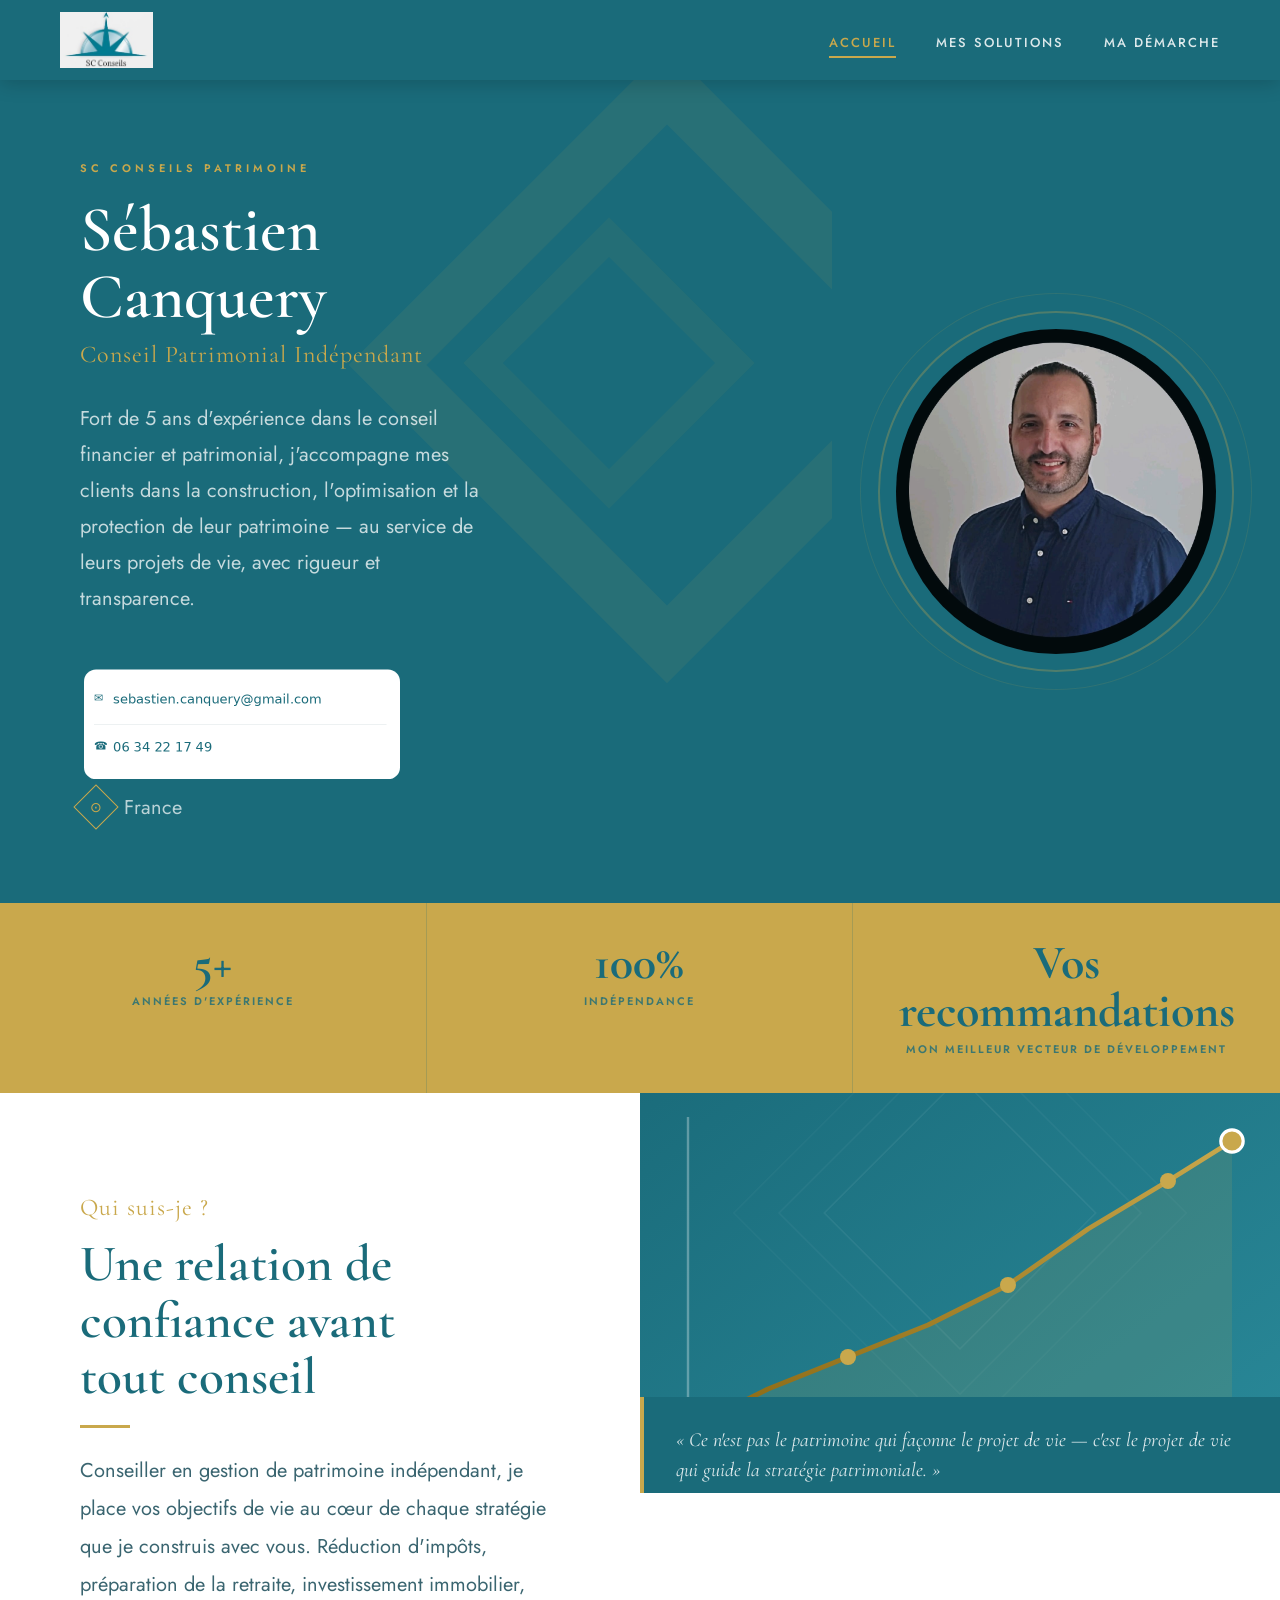
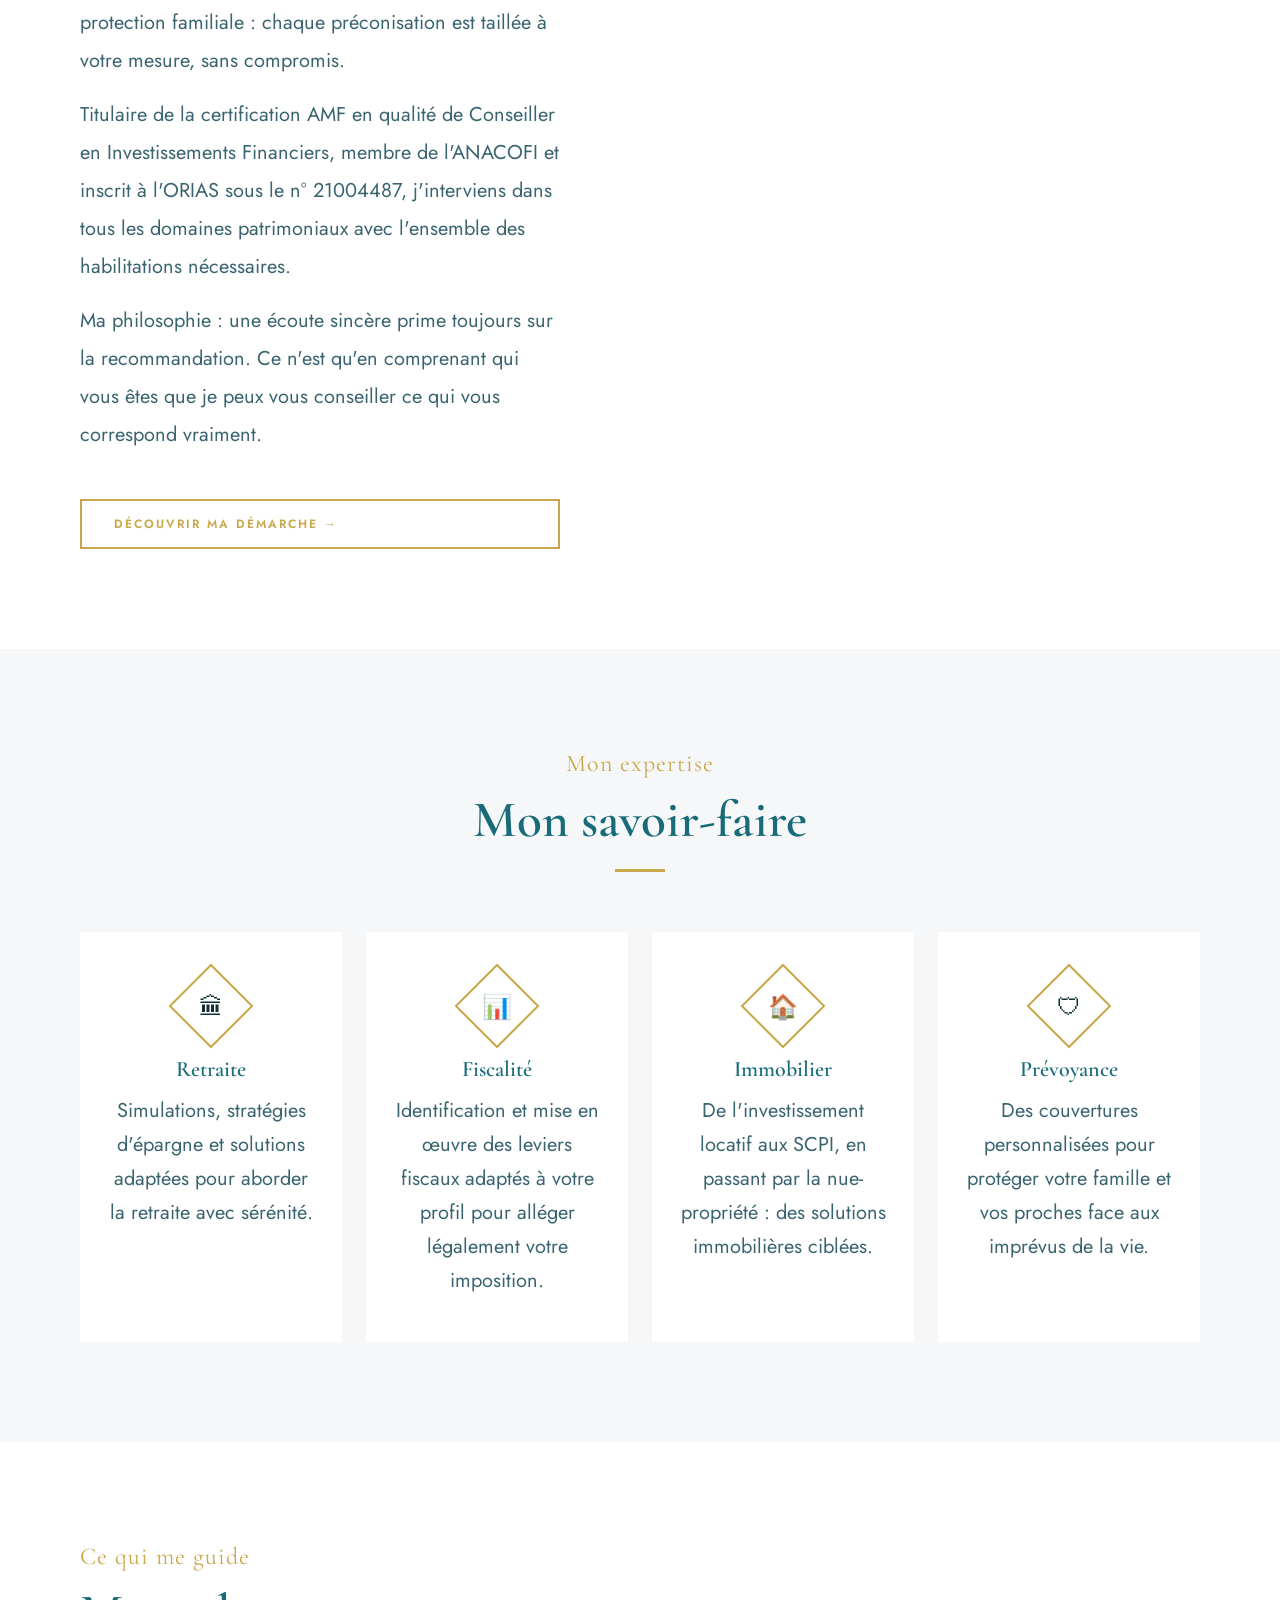
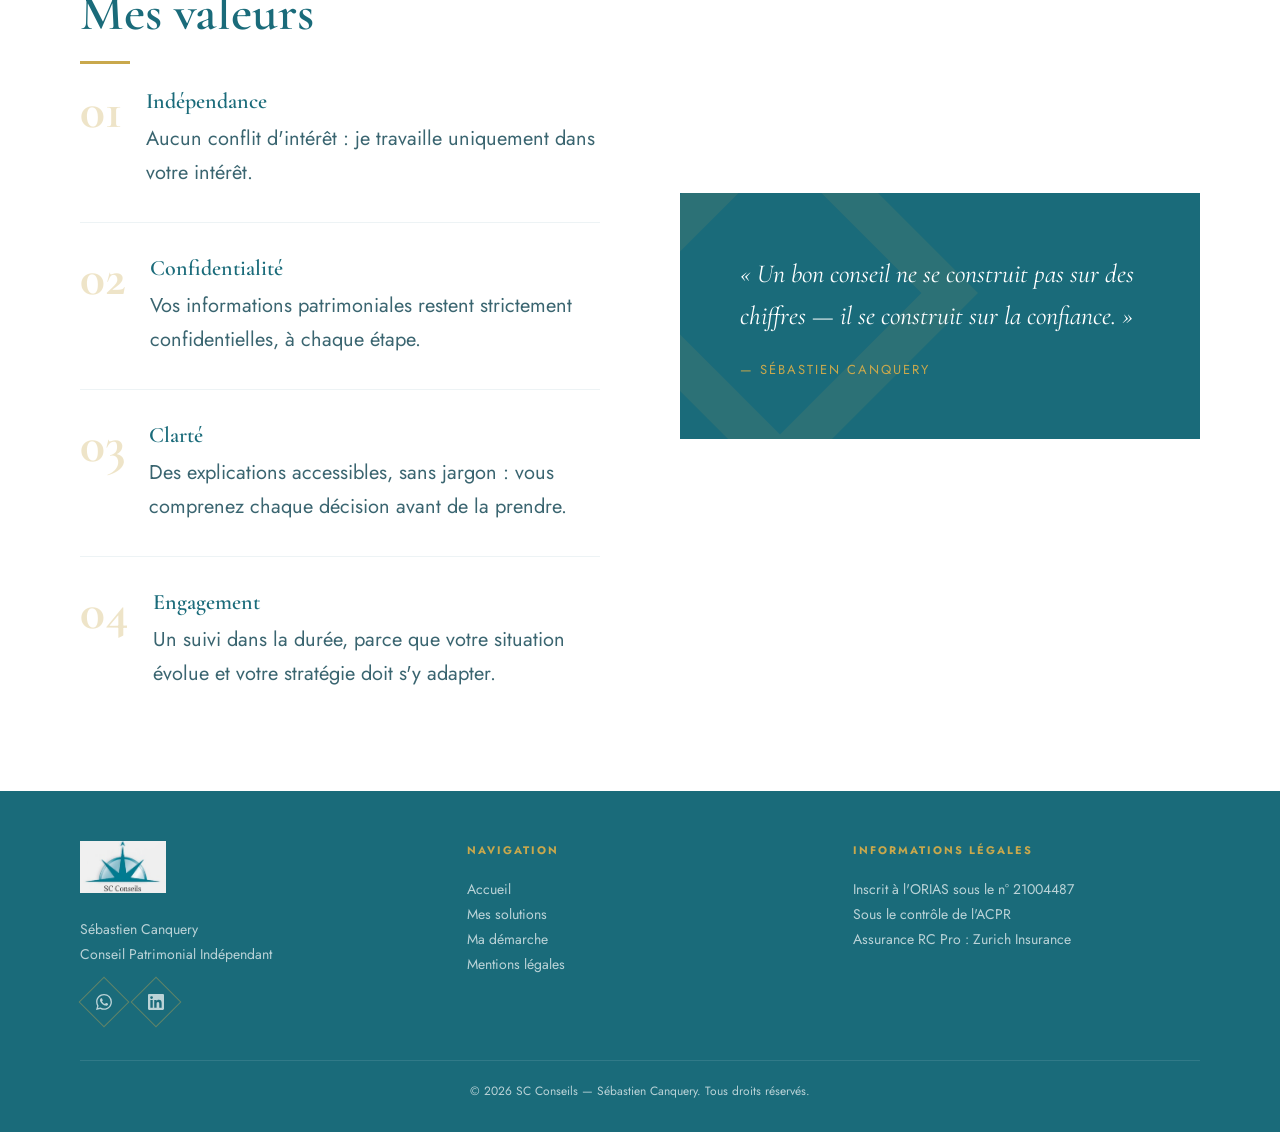
<file: index.html>
<!DOCTYPE html>
<html lang="fr">
<head>
<meta charset="UTF-8">
<meta name="viewport" content="width=device-width, initial-scale=1.0">
<title>SC Conseils — Sébastien Canquery</title>
<link href="https://fonts.googleapis.com/css2?family=Cormorant+Garamond:wght@400;500;600;700&family=Jost:wght@300;400;500;600&display=swap" rel="stylesheet">
<link rel="stylesheet" href="style.css">
<style>
.hero {
  min-height: 100vh;
  display: grid;
  grid-template-columns: 65% 35%;
  padding-top: 80px;
  background: var(--bleu);
}
.section-presentation {
  display: grid;
  grid-template-columns: 1fr 1fr;
  min-height: 400px;
}
.pres-image {
  position: relative;
  overflow: hidden;
  max-height: 400px;
}
.pres-image img {
  width: 100%;
  height: 100%;
  object-fit: cover;
  object-position: center;
  display: block;
}

/* Hero droite adapté pour photo ronde sur fond noir */
.hero-droite {
  position: relative;
  overflow: hidden;
  background: var(--bleu);        /* fond bleu au lieu de #0d3d47 */
  display: flex;
  align-items: center;
  justify-content: center;
}
.hero-droite::after { display: none; } /* supprime le dégradé qui ne sert plus */

.hero-droite-photo-wrap {
  position: relative;
  width: 85%;
  max-width: 320px;
  z-index: 1;
}

/* Cercle décoratif derrière la photo */
.hero-droite-photo-wrap::before {
  content: '';
  position: absolute;
  inset: -18px;
  border-radius: 50%;
  border: 2px solid rgba(201,168,76,0.30);
  z-index: 0;
}
.hero-droite-photo-wrap::after {
  content: '';
  position: absolute;
  inset: -36px;
  border-radius: 50%;
  border: 1px solid rgba(201,168,76,0.12);
  z-index: 0;
}

.hero-droite-photo-wrap img {
  width: 100%;
  display: block;
  border-radius: 50%;
  /* mix-blend-mode pour effacer le fond noir */
  mix-blend-mode: lighten;
  position: relative;
  z-index: 1;
  filter: saturate(0.95) brightness(1.05);
}

/* section-tag à la même taille que "Accompagnement Patrimonial Indépendant" */
.section-tag {
  font-size: clamp(18px,2vw,24px) !important;
  letter-spacing: 1px !important;
  font-weight: 400 !important;
  font-family: var(--font-titre) !important;
  text-transform: none !important;
}
</style>
<link rel="stylesheet" href="responsive.css">
</head>
<body>

<nav>
  <div class="nav-logo"><a href="index.html"><img src="images/logo(sebastien).png" alt="SC Conseils"></a></div>
  <button class="nav-toggle" aria-label="Ouvrir le menu" aria-expanded="false"><span></span></button>
  <ul class="nav-links">
    <li><a href="index.html" id="nav-accueil">Accueil</a></li>
    <li><a href="solutions.html" id="nav-solutions">Mes solutions</a></li>
    <li><a href="demarche.html" id="nav-demarche">Ma démarche</a></li>
  </ul>
</nav>

<section class="hero">
  <div class="hero-gauche">
    <p class="hero-surtitre fade-up delay-1">SC Conseils Patrimoine</p>
    <h1 class="hero-nom fade-up delay-2">Sébastien<br>Canquery</h1>
    <p class="hero-titre fade-up delay-2">Conseil Patrimonial Indépendant</p>
    <p class="hero-texte fade-up delay-3">Fort de 5 ans d'expérience dans le conseil financier et patrimonial, j'accompagne mes clients dans la construction, l'optimisation et la protection de leur patrimoine — au service de leurs projets de vie, avec rigueur et transparence.</p>
    <div class="hero-contacts fade-up delay-4">
      <div style="margin-top:8px;"><img src="images/numero(sebastien).png" alt="Coordonnées de contact" style="width:320px;display:block;clip-path:inset(0 0 0 4px round 12px);"></div>
      <div class="hero-contact-item">
        <span class="icone"><span>⊙</span></span>
        <span>France</span>
      </div>
    </div>
  </div>
  <div class="hero-droite">
    <div class="hero-droite-photo-wrap">
      <img src="images/photo(sebastien).jpg" alt="Sébastien Canquery">
    </div>
  </div>
</section>

<div class="stats-bar">
  <div class="stat-item"><div class="stat-num">5+</div><div class="stat-label">Années d'expérience</div></div>
  <div class="stat-item"><div class="stat-num">100%</div><div class="stat-label">Indépendance</div></div>
  <div class="stat-item"><div class="stat-num">Vos recommandations</div><div class="stat-label">Mon meilleur vecteur de développement</div></div>
</div>

<section class="section-presentation">
  <div class="pres-contenu">
    <span class="section-tag">Qui suis-je ?</span>
    <h2 class="section-titre">Une relation de<br>confiance avant<br>tout conseil</h2>
    <div class="section-trait"></div>
    <p>Conseiller en gestion de patrimoine indépendant, je place vos objectifs de vie au cœur de chaque stratégie que je construis avec vous. Réduction d'impôts, préparation de la retraite, investissement immobilier, protection familiale : chaque préconisation est taillée à votre mesure, sans compromis.</p>
    <p>Titulaire de la certification AMF en qualité de Conseiller en Investissements Financiers, membre de l'ANACOFI et inscrit à l'ORIAS sous le n° 21004487, j'interviens dans tous les domaines patrimoniaux avec l'ensemble des habilitations nécessaires.</p>
    <p>Ma philosophie : une écoute sincère prime toujours sur la recommandation. Ce n'est qu'en comprenant qui vous êtes que je peux vous conseiller ce qui vous correspond vraiment.</p>
    <br><a href="demarche.html" class="btn">Découvrir ma démarche →</a>
  </div>
  <div class="pres-image">
    <img src="[data-uri]" alt="Croissance patrimoniale">
    <div class="pres-citation"><p>« Ce n'est pas le patrimoine qui façonne le projet de vie — c'est le projet de vie qui guide la stratégie patrimoniale. »</p></div>
  </div>
</section>

<section class="section-savoirfaire">
  <span class="section-tag">Mon expertise</span>
  <h2 class="section-titre">Mon savoir-faire</h2>
  <div class="section-trait centre"></div>
  <div class="sf-grid">
    <div class="sf-card">
      <div class="sf-icone"><span>🏛</span></div>
      <h3 class="sf-titre">Retraite</h3>
      <p class="sf-texte">Simulations, stratégies d'épargne et solutions adaptées pour aborder la retraite avec sérénité.</p>
    </div>
    <div class="sf-card">
      <div class="sf-icone"><span>📊</span></div>
      <h3 class="sf-titre">Fiscalité</h3>
      <p class="sf-texte">Identification et mise en œuvre des leviers fiscaux adaptés à votre profil pour alléger légalement votre imposition.</p>
    </div>
    <div class="sf-card">
      <div class="sf-icone"><span>🏠</span></div>
      <h3 class="sf-titre">Immobilier</h3>
      <p class="sf-texte">De l'investissement locatif aux SCPI, en passant par la nue-propriété : des solutions immobilières ciblées.</p>
    </div>
    <div class="sf-card">
      <div class="sf-icone"><span>🛡</span></div>
      <h3 class="sf-titre">Prévoyance</h3>
      <p class="sf-texte">Des couvertures personnalisées pour protéger votre famille et vos proches face aux imprévus de la vie.</p>
    </div>
  </div>
</section>

<section class="section-valeurs">
  <div>
    <span class="section-tag">Ce qui me guide</span>
    <h2 class="section-titre">Mes valeurs</h2>
    <div class="section-trait"></div>
    <div class="valeurs-liste">
      <div class="valeur-item">
        <div class="valeur-num">01</div>
        <div><div class="valeur-titre">Indépendance</div><p class="valeur-texte">Aucun conflit d'intérêt : je travaille uniquement dans votre intérêt.</p></div>
      </div>
      <div class="valeur-item">
        <div class="valeur-num">02</div>
        <div><div class="valeur-titre">Confidentialité</div><p class="valeur-texte">Vos informations patrimoniales restent strictement confidentielles, à chaque étape.</p></div>
      </div>
      <div class="valeur-item">
        <div class="valeur-num">03</div>
        <div><div class="valeur-titre">Clarté</div><p class="valeur-texte">Des explications accessibles, sans jargon : vous comprenez chaque décision avant de la prendre.</p></div>
      </div>
      <div class="valeur-item">
        <div class="valeur-num">04</div>
        <div><div class="valeur-titre">Engagement</div><p class="valeur-texte">Un suivi dans la durée, parce que votre situation évolue et votre stratégie doit s'y adapter.</p></div>
      </div>
    </div>
  </div>
  <div class="valeurs-visuel">
    <p class="valeurs-quote">« Un bon conseil ne se construit pas sur des chiffres — il se construit sur la confiance. »</p>
    <p class="valeurs-quote-auteur">— Sébastien Canquery</p>
  </div>
</section>

<footer>
  <div class="footer-grid">
    <div class="footer-col">
      <div class="footer-logo"><a href="index.html"><img src="images/logo(sebastien).png" alt="SC Conseils"></a></div>
      <p>Sébastien Canquery<br>Conseil Patrimonial Indépendant</p>
      <div class="footer-socials">
        <a href="#" target="_blank" class="footer-social-btn" title="WhatsApp">
          <svg viewBox="0 0 24 24" xmlns="http://www.w3.org/2000/svg"><path d="M17.472 14.382c-.297-.149-1.758-.867-2.03-.967-.273-.099-.471-.148-.67.15-.197.297-.767.966-.94 1.164-.173.199-.347.223-.644.075-.297-.15-1.255-.463-2.39-1.475-.883-.788-1.48-1.761-1.653-2.059-.173-.297-.018-.458.13-.606.134-.133.298-.347.446-.52.149-.174.198-.298.298-.497.099-.198.05-.371-.025-.52-.075-.149-.669-1.612-.916-2.207-.242-.579-.487-.5-.669-.51-.173-.008-.371-.01-.57-.01-.198 0-.52.074-.792.372-.272.297-1.04 1.016-1.04 2.479 0 1.462 1.065 2.875 1.213 3.074.149.198 2.096 3.2 5.077 4.487.709.306 1.262.489 1.694.625.712.227 1.36.195 1.871.118.571-.085 1.758-.719 2.006-1.413.248-.694.248-1.289.173-1.413-.074-.124-.272-.198-.57-.347m-5.421 7.403h-.004a9.87 9.87 0 01-5.031-1.378l-.361-.214-3.741.982.998-3.648-.235-.374a9.86 9.86 0 01-1.51-5.26c.001-5.45 4.436-9.884 9.888-9.884 2.64 0 5.122 1.03 6.988 2.898a9.825 9.825 0 012.893 6.994c-.003 5.45-4.437 9.884-9.885 9.884m8.413-18.297A11.815 11.815 0 0012.05 0C5.495 0 .16 5.335.157 11.892c0 2.096.547 4.142 1.588 5.945L.057 24l6.305-1.654a11.882 11.882 0 005.683 1.448h.005c6.554 0 11.89-5.335 11.893-11.893a11.821 11.821 0 00-3.48-8.413z"/></svg>
        </a>
        <a href="#" target="_blank" class="footer-social-btn" title="LinkedIn">
          <svg viewBox="0 0 24 24" xmlns="http://www.w3.org/2000/svg"><path d="M20.447 20.452h-3.554v-5.569c0-1.328-.027-3.037-1.852-3.037-1.853 0-2.136 1.445-2.136 2.939v5.667H9.351V9h3.414v1.561h.046c.477-.9 1.637-1.85 3.37-1.85 3.601 0 4.267 2.37 4.267 5.455v6.286zM5.337 7.433a2.062 2.062 0 01-2.063-2.065 2.064 2.064 0 112.063 2.065zm1.782 13.019H3.555V9h3.564v11.452zM22.225 0H1.771C.792 0 0 .774 0 1.729v20.542C0 23.227.792 24 1.771 24h20.451C23.2 24 24 23.227 24 22.271V1.729C24 .774 23.2 0 22.222 0h.003z"/></svg>
        </a>
      </div>
    </div>
    <div class="footer-col">
      <h4>Navigation</h4>
      <p><a href="index.html">Accueil</a></p>
      <p><a href="solutions.html">Mes solutions</a></p>
      <p><a href="demarche.html">Ma démarche</a></p>
      <p><a href="mentions.html">Mentions légales</a></p>
    </div>
    <div class="footer-col">
      <h4>Informations légales</h4>
      <p>Inscrit à l'ORIAS sous le n° 21004487<br>Sous le contrôle de l'ACPR<br>Assurance RC Pro : Zurich Insurance</p>
    </div>
  </div>
  <div class="footer-bottom">© 2026 SC Conseils — Sébastien Canquery. Tous droits réservés.</div>
</footer>

<script>
document.getElementById('nav-accueil').classList.add('active');
</script>
<script src="menu.js"></script>
</body>
</html>
</file>
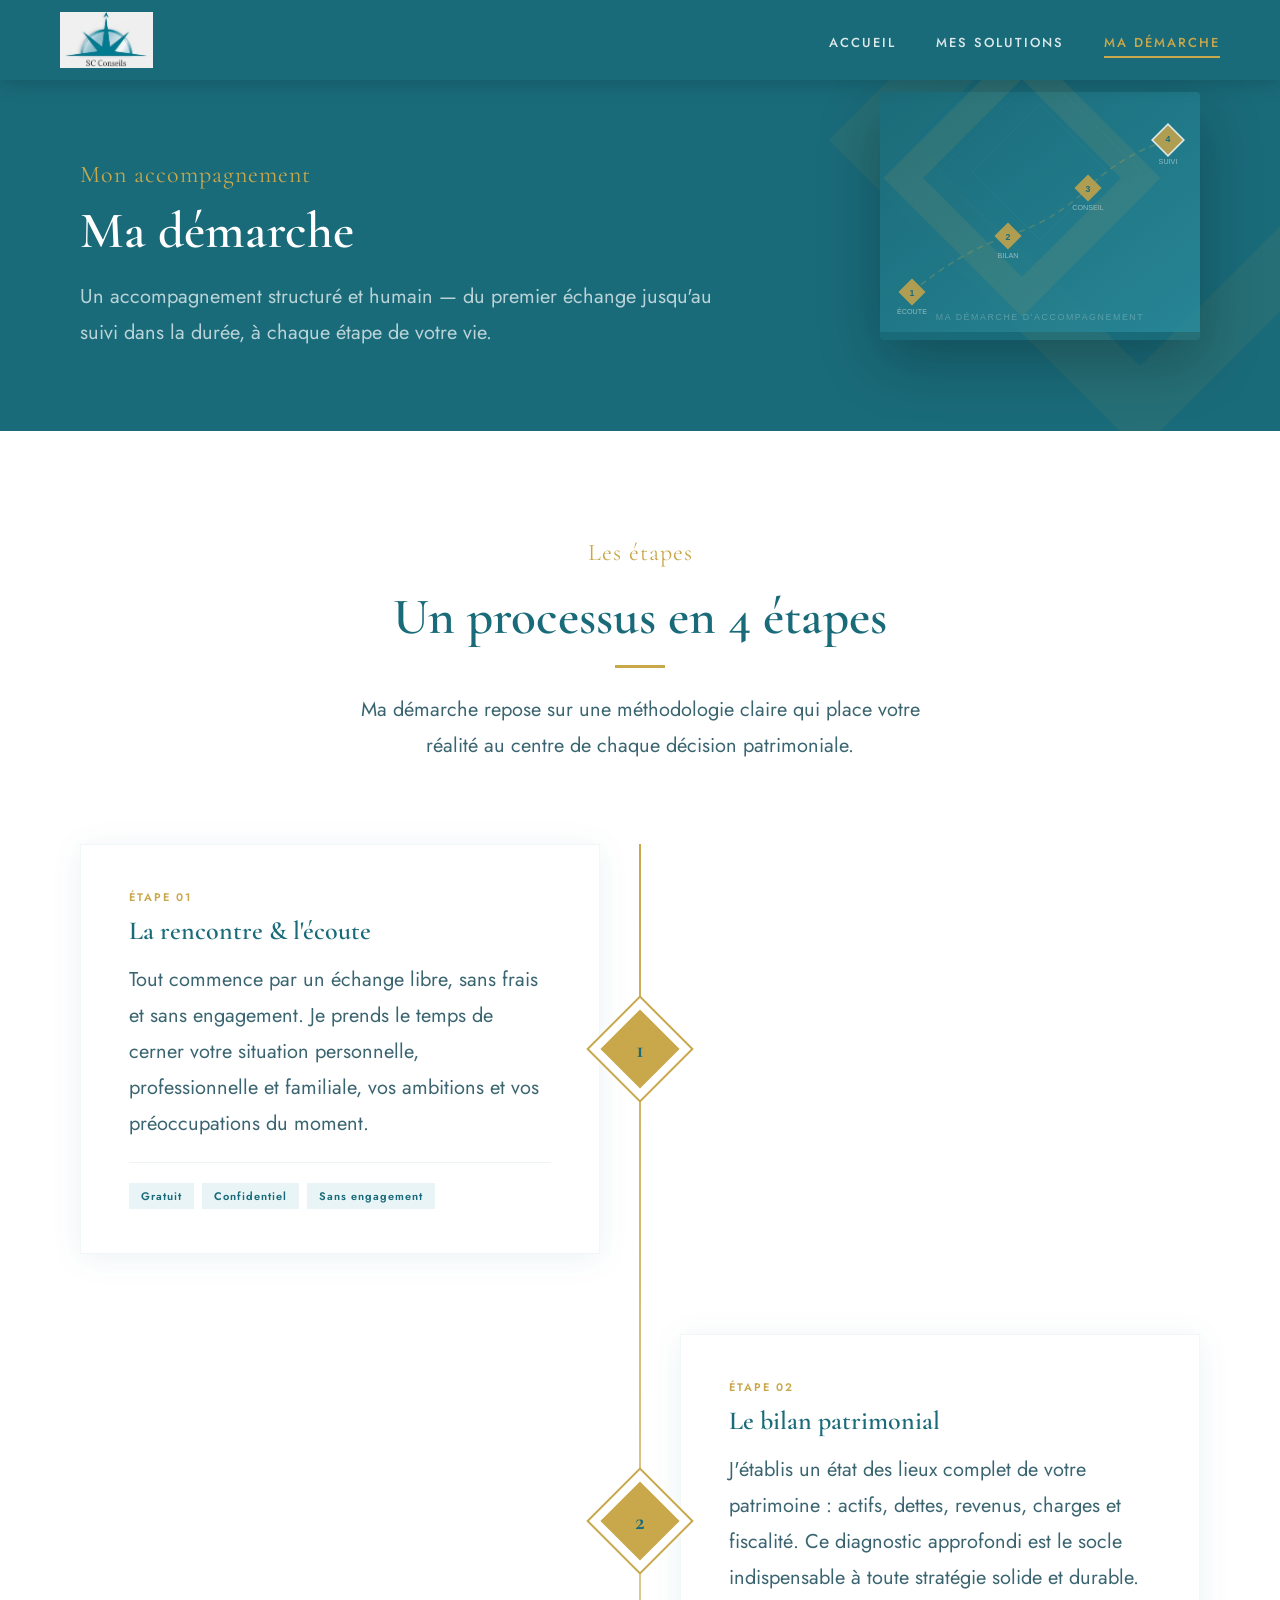
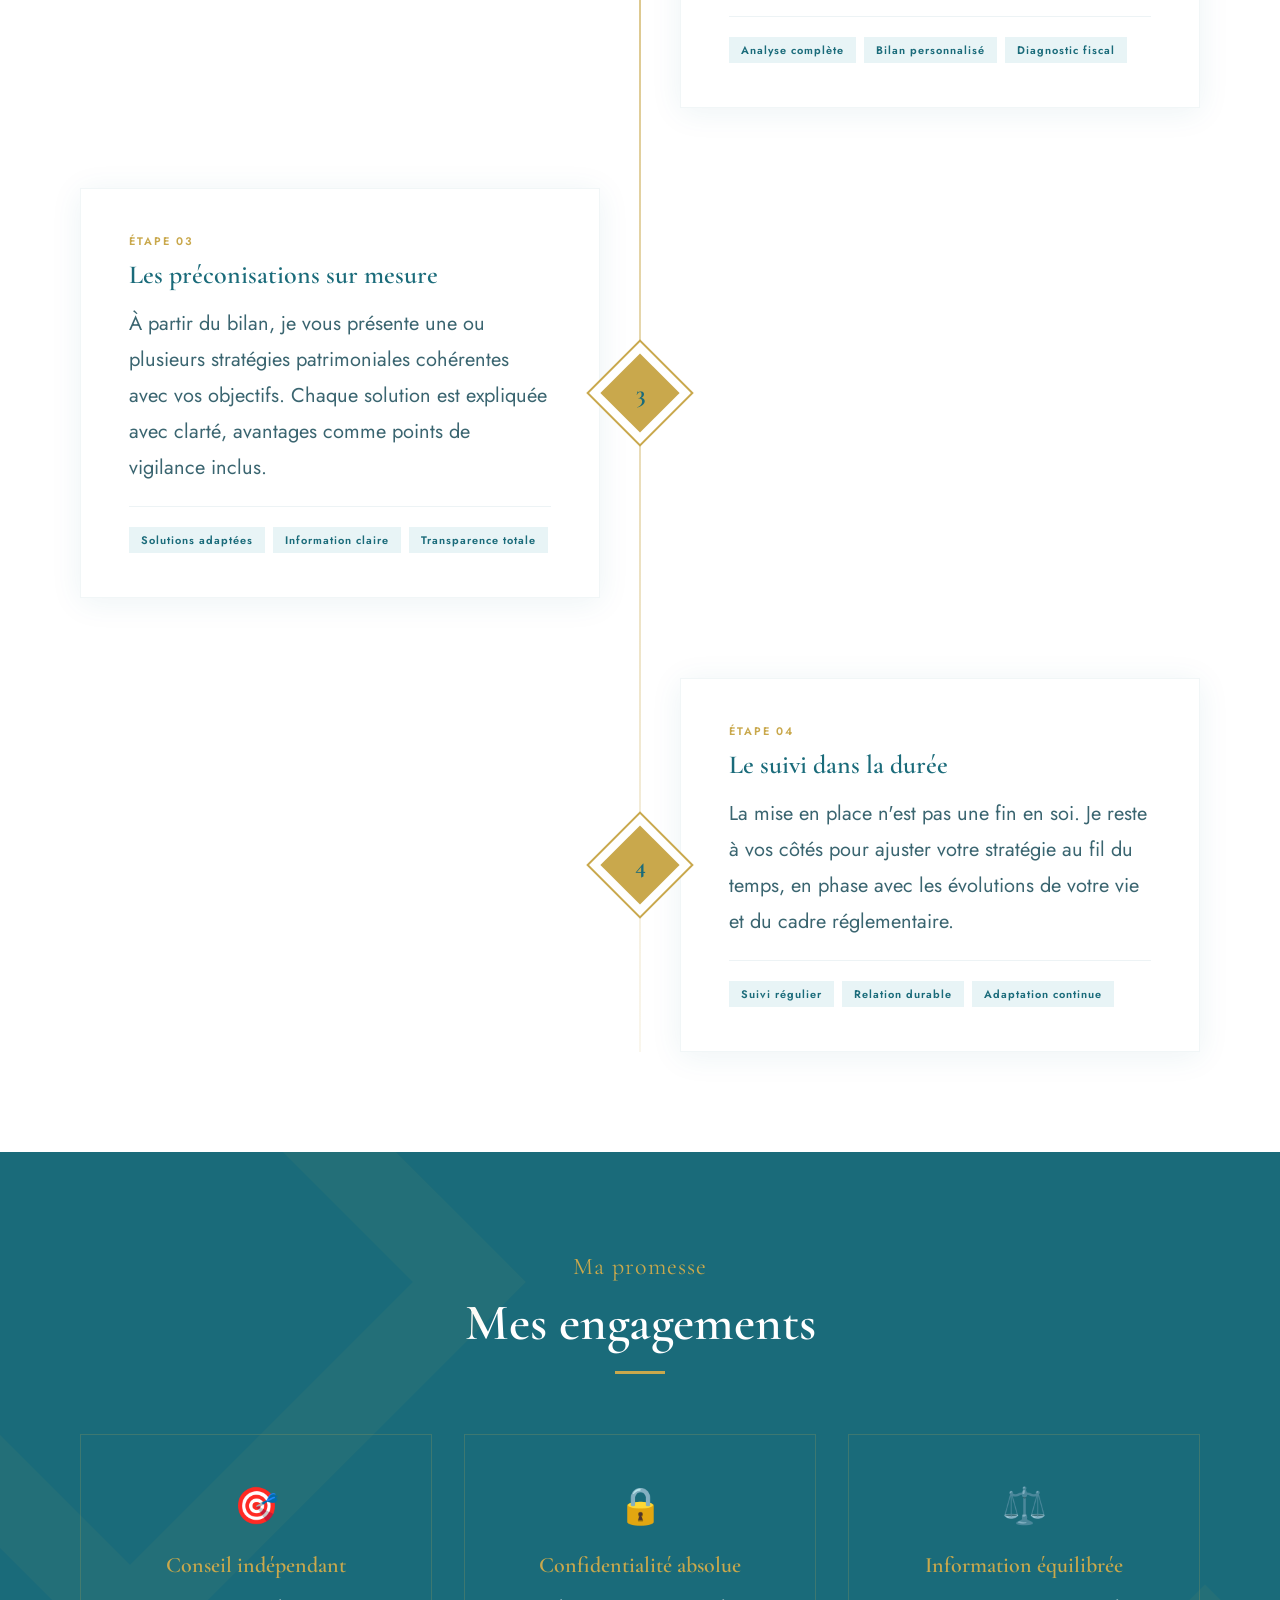
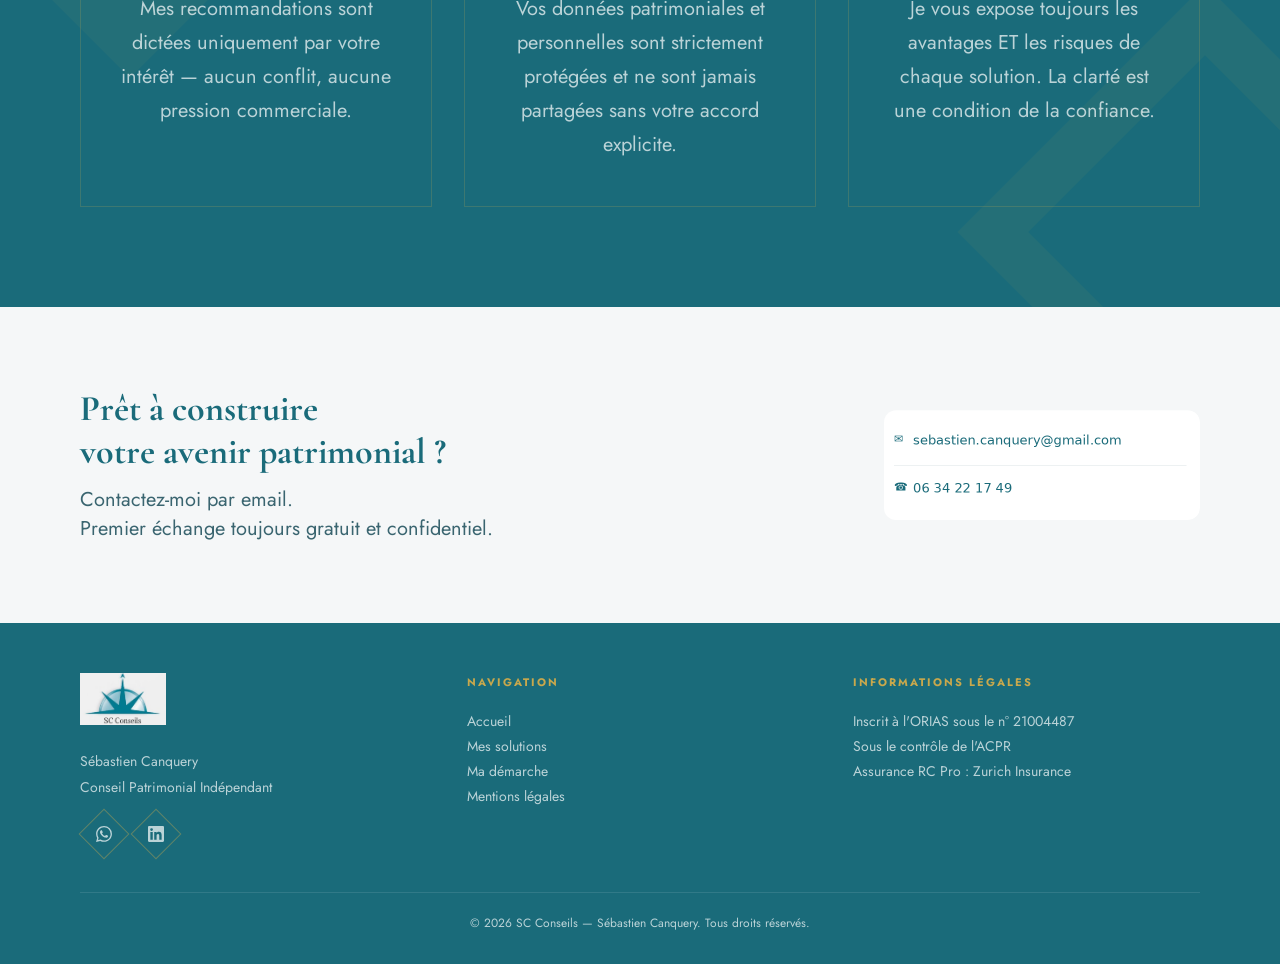
<file: demarche.html>
<!DOCTYPE html>
<html lang="fr">
<head>
<meta charset="UTF-8">
<meta name="viewport" content="width=device-width, initial-scale=1.0">
<title>Ma Démarche — SC Conseils</title>
<link href="https://fonts.googleapis.com/css2?family=Cormorant+Garamond:wght@400;500;600;700&family=Jost:wght@300;400;500;600&display=swap" rel="stylesheet">
<link rel="stylesheet" href="style.css">
<style>
/* Losanges décoratifs hero démarche */
.page-hero::before {
  content: '';
  position: absolute; right: -80px; top: -80px;
  width: 320px; height: 320px;
  border: 60px solid rgba(201,168,76,0.07);
  transform: rotate(45deg);
}
.page-hero::after {
  content: '';
  position: absolute; right: 160px; top: 80px;
  width: 140px; height: 140px;
  border: 28px solid rgba(201,168,76,0.10);
  transform: rotate(45deg);
}

/* section-tag à la même taille que "Accompagnement Patrimonial Indépendant" */
.section-tag {
  font-size: clamp(18px,2vw,24px) !important;
  letter-spacing: 1px !important;
  font-weight: 400 !important;
  font-family: var(--font-titre) !important;
  text-transform: none !important;
}
</style>
<link rel="stylesheet" href="responsive.css">
</head>
<body>

<nav>
  <div class="nav-logo"><a href="index.html"><img src="images/logo(sebastien).png" alt="SC Conseils"></a></div>
  <button class="nav-toggle" aria-label="Ouvrir le menu" aria-expanded="false"><span></span></button>
  <ul class="nav-links">
    <li><a href="index.html" id="nav-accueil">Accueil</a></li>
    <li><a href="solutions.html" id="nav-solutions">Mes solutions</a></li>
    <li><a href="demarche.html" id="nav-demarche">Ma démarche</a></li>
  </ul>
</nav>

<section class="page-hero">
  <div class="page-hero-inner">
    <span class="section-tag">Mon accompagnement</span>
    <h1 class="section-titre">Ma démarche</h1>
    <p class="page-hero-desc">Un accompagnement structuré et humain — du premier échange jusqu'au suivi dans la durée, à chaque étape de votre vie.</p>
  </div>
  <div class="page-hero-illus">
    <svg viewBox="0 0 400 300" xmlns="http://www.w3.org/2000/svg">
      <defs>
        <linearGradient id="bg4" x1="0" y1="0" x2="1" y2="1">
          <stop offset="0%" stop-color="#1A6B7A"/>
          <stop offset="100%" stop-color="#2A8A9A"/>
        </linearGradient>
      </defs>
      <rect width="400" height="300" fill="url(#bg4)"/>
      <!-- Losanges décoratifs en fond SVG -->
      <rect x="140" y="40" width="120" height="120" fill="none" stroke="rgba(255,255,255,0.05)" stroke-width="1" transform="rotate(45 200 100)"/>
      <rect x="110" y="10" width="180" height="180" fill="none" stroke="rgba(255,255,255,0.04)" stroke-width="1" transform="rotate(45 200 100)"/>
      <!-- Ligne pointillée -->
      <path d="M40,250 Q100,200 160,180 Q220,160 260,120 Q300,80 360,60" fill="none" stroke="rgba(201,168,76,0.3)" stroke-width="2" stroke-dasharray="8,6"/>
      <!-- Losange étape 1 -->
      <rect x="28" y="238" width="24" height="24" fill="#C9A84C" transform="rotate(45 40 250)"/>
      <text x="40" y="255" text-anchor="middle" fill="#1A6B7A" font-size="11" font-weight="bold" font-family="sans-serif">1</text>
      <!-- Losange étape 2 -->
      <rect x="148" y="168" width="24" height="24" fill="#C9A84C" transform="rotate(45 160 180)"/>
      <text x="160" y="185" text-anchor="middle" fill="#1A6B7A" font-size="11" font-weight="bold" font-family="sans-serif">2</text>
      <!-- Losange étape 3 -->
      <rect x="248" y="108" width="24" height="24" fill="#C9A84C" transform="rotate(45 260 120)"/>
      <text x="260" y="125" text-anchor="middle" fill="#1A6B7A" font-size="11" font-weight="bold" font-family="sans-serif">3</text>
      <!-- Losange étape 4 (plus grand) -->
      <rect x="346" y="46" width="28" height="28" fill="#C9A84C" stroke="white" stroke-width="2" transform="rotate(45 360 60)"/>
      <text x="360" y="63" text-anchor="middle" fill="#1A6B7A" font-size="11" font-weight="bold" font-family="sans-serif">4</text>
      <!-- Labels -->
      <text x="40" y="278" text-anchor="middle" fill="rgba(255,255,255,0.6)" font-size="9" font-family="sans-serif">ÉCOUTE</text>
      <text x="160" y="208" text-anchor="middle" fill="rgba(255,255,255,0.6)" font-size="9" font-family="sans-serif">BILAN</text>
      <text x="260" y="148" text-anchor="middle" fill="rgba(255,255,255,0.6)" font-size="9" font-family="sans-serif">CONSEIL</text>
      <text x="360" y="90" text-anchor="middle" fill="rgba(255,255,255,0.6)" font-size="9" font-family="sans-serif">SUIVI</text>
      <text x="200" y="285" text-anchor="middle" fill="rgba(255,255,255,0.3)" font-size="11" font-family="sans-serif" letter-spacing="2">MA DÉMARCHE D'ACCOMPAGNEMENT</text>
    </svg>
  </div>
</section>

<section class="section-demarche">
  <div class="demarche-intro">
    <span class="section-tag">Les étapes</span>
    <h2 class="section-titre">Un processus en 4 étapes</h2>
    <div class="section-trait centre"></div>
    <p>Ma démarche repose sur une méthodologie claire qui place votre réalité au centre de chaque décision patrimoniale.</p>
  </div>

  <div class="timeline">
    <div class="etape gauche">
      <div class="etape-contenu">
        <p class="etape-tag">Étape 01</p>
        <h3 class="etape-titre">La rencontre &amp; l'écoute</h3>
        <p class="etape-texte">Tout commence par un échange libre, sans frais et sans engagement. Je prends le temps de cerner votre situation personnelle, professionnelle et familiale, vos ambitions et vos préoccupations du moment.</p>
        <div class="etape-detail">
          <span class="etape-pill">Gratuit</span>
          <span class="etape-pill">Confidentiel</span>
          <span class="etape-pill">Sans engagement</span>
        </div>
      </div>
      <div class="etape-num-wrapper"><div class="etape-num"><span>1</span></div></div>
      <div class="etape-vide"></div>
    </div>

    <div class="etape droite">
      <div class="etape-vide"></div>
      <div class="etape-num-wrapper"><div class="etape-num"><span>2</span></div></div>
      <div class="etape-contenu">
        <p class="etape-tag">Étape 02</p>
        <h3 class="etape-titre">Le bilan patrimonial</h3>
        <p class="etape-texte">J'établis un état des lieux complet de votre patrimoine : actifs, dettes, revenus, charges et fiscalité. Ce diagnostic approfondi est le socle indispensable à toute stratégie solide et durable.</p>
        <div class="etape-detail">
          <span class="etape-pill">Analyse complète</span>
          <span class="etape-pill">Bilan personnalisé</span>
          <span class="etape-pill">Diagnostic fiscal</span>
        </div>
      </div>
    </div>

    <div class="etape gauche">
      <div class="etape-contenu">
        <p class="etape-tag">Étape 03</p>
        <h3 class="etape-titre">Les préconisations sur mesure</h3>
        <p class="etape-texte">À partir du bilan, je vous présente une ou plusieurs stratégies patrimoniales cohérentes avec vos objectifs. Chaque solution est expliquée avec clarté, avantages comme points de vigilance inclus.</p>
        <div class="etape-detail">
          <span class="etape-pill">Solutions adaptées</span>
          <span class="etape-pill">Information claire</span>
          <span class="etape-pill">Transparence totale</span>
        </div>
      </div>
      <div class="etape-num-wrapper"><div class="etape-num"><span>3</span></div></div>
      <div class="etape-vide"></div>
    </div>

    <div class="etape droite">
      <div class="etape-vide"></div>
      <div class="etape-num-wrapper"><div class="etape-num"><span>4</span></div></div>
      <div class="etape-contenu">
        <p class="etape-tag">Étape 04</p>
        <h3 class="etape-titre">Le suivi dans la durée</h3>
        <p class="etape-texte">La mise en place n'est pas une fin en soi. Je reste à vos côtés pour ajuster votre stratégie au fil du temps, en phase avec les évolutions de votre vie et du cadre réglementaire.</p>
        <div class="etape-detail">
          <span class="etape-pill">Suivi régulier</span>
          <span class="etape-pill">Relation durable</span>
          <span class="etape-pill">Adaptation continue</span>
        </div>
      </div>
    </div>
  </div>
</section>

<section class="section-engagement">
  <span class="section-tag">Ma promesse</span>
  <h2 class="section-titre">Mes engagements</h2>
  <div class="section-trait centre" style="background:var(--or);margin:16px auto 0;"></div>
  <div class="engagements-grid">
    <div class="engagement-item">
      <div class="engagement-icone">🎯</div>
      <h3 class="engagement-titre">Conseil indépendant</h3>
      <p class="engagement-texte">Mes recommandations sont dictées uniquement par votre intérêt — aucun conflit, aucune pression commerciale.</p>
    </div>
    <div class="engagement-item">
      <div class="engagement-icone">🔒</div>
      <h3 class="engagement-titre">Confidentialité absolue</h3>
      <p class="engagement-texte">Vos données patrimoniales et personnelles sont strictement protégées et ne sont jamais partagées sans votre accord explicite.</p>
    </div>
    <div class="engagement-item">
      <div class="engagement-icone">⚖️</div>
      <h3 class="engagement-titre">Information équilibrée</h3>
      <p class="engagement-texte">Je vous expose toujours les avantages ET les risques de chaque solution. La clarté est une condition de la confiance.</p>
    </div>
  </div>
</section>

<section class="section-cta">
  <div class="cta-texte">
    <h3>Prêt à construire<br>votre avenir patrimonial ?</h3>
    <p>Contactez-moi par email.<br>Premier échange toujours gratuit et confidentiel.</p>
  </div>
  <div class="cta-contacts">
    <div><img src="images/numero(sebastien).png" alt="Coordonnées de contact" style="width:320px;display:block;border-radius:12px;clip-path:inset(0 0 0 4px round 12px);"></div>
  </div>
</section>

<footer>
  <div class="footer-grid">
    <div class="footer-col">
      <div class="footer-logo"><a href="index.html"><img src="images/logo(sebastien).png" alt="SC Conseils"></a></div>
      <p>Sébastien Canquery<br>Conseil Patrimonial Indépendant</p>
      <div class="footer-socials">
        <a href="#" target="_blank" class="footer-social-btn" title="WhatsApp">
          <svg viewBox="0 0 24 24" xmlns="http://www.w3.org/2000/svg"><path d="M17.472 14.382c-.297-.149-1.758-.867-2.03-.967-.273-.099-.471-.148-.67.15-.197.297-.767.966-.94 1.164-.173.199-.347.223-.644.075-.297-.15-1.255-.463-2.39-1.475-.883-.788-1.48-1.761-1.653-2.059-.173-.297-.018-.458.13-.606.134-.133.298-.347.446-.52.149-.174.198-.298.298-.497.099-.198.05-.371-.025-.52-.075-.149-.669-1.612-.916-2.207-.242-.579-.487-.5-.669-.51-.173-.008-.371-.01-.57-.01-.198 0-.52.074-.792.372-.272.297-1.04 1.016-1.04 2.479 0 1.462 1.065 2.875 1.213 3.074.149.198 2.096 3.2 5.077 4.487.709.306 1.262.489 1.694.625.712.227 1.36.195 1.871.118.571-.085 1.758-.719 2.006-1.413.248-.694.248-1.289.173-1.413-.074-.124-.272-.198-.57-.347m-5.421 7.403h-.004a9.87 9.87 0 01-5.031-1.378l-.361-.214-3.741.982.998-3.648-.235-.374a9.86 9.86 0 01-1.51-5.26c.001-5.45 4.436-9.884 9.888-9.884 2.64 0 5.122 1.03 6.988 2.898a9.825 9.825 0 012.893 6.994c-.003 5.45-4.437 9.884-9.885 9.884m8.413-18.297A11.815 11.815 0 0012.05 0C5.495 0 .16 5.335.157 11.892c0 2.096.547 4.142 1.588 5.945L.057 24l6.305-1.654a11.882 11.882 0 005.683 1.448h.005c6.554 0 11.89-5.335 11.893-11.893a11.821 11.821 0 00-3.48-8.413z"/></svg>
        </a>
        <a href="#" target="_blank" class="footer-social-btn" title="LinkedIn">
          <svg viewBox="0 0 24 24" xmlns="http://www.w3.org/2000/svg"><path d="M20.447 20.452h-3.554v-5.569c0-1.328-.027-3.037-1.852-3.037-1.853 0-2.136 1.445-2.136 2.939v5.667H9.351V9h3.414v1.561h.046c.477-.9 1.637-1.85 3.37-1.85 3.601 0 4.267 2.37 4.267 5.455v6.286zM5.337 7.433a2.062 2.062 0 01-2.063-2.065 2.064 2.064 0 112.063 2.065zm1.782 13.019H3.555V9h3.564v11.452zM22.225 0H1.771C.792 0 0 .774 0 1.729v20.542C0 23.227.792 24 1.771 24h20.451C23.2 24 24 23.227 24 22.271V1.729C24 .774 23.2 0 22.222 0h.003z"/></svg>
        </a>
      </div>
    </div>
    <div class="footer-col">
      <h4>Navigation</h4>
      <p><a href="index.html">Accueil</a></p>
      <p><a href="solutions.html">Mes solutions</a></p>
      <p><a href="demarche.html">Ma démarche</a></p>
      <p><a href="mentions.html">Mentions légales</a></p>
    </div>
    <div class="footer-col">
      <h4>Informations légales</h4>
      <p>Inscrit à l'ORIAS sous le n° 21004487<br>Sous le contrôle de l'ACPR<br>Assurance RC Pro : Zurich Insurance</p>
    </div>
  </div>
  <div class="footer-bottom">© 2026 SC Conseils — Sébastien Canquery. Tous droits réservés.</div>
</footer>

<script>
document.getElementById('nav-demarche').classList.add('active');
const obs = new IntersectionObserver(entries => {
  entries.forEach(e => {
    if (e.isIntersecting) {
      e.target.style.opacity = '1';
      e.target.style.transform = 'translateY(0)';
    }
  });
}, { threshold: 0.15 });
document.querySelectorAll('.etape-contenu, .engagement-item').forEach(el => {
  el.style.opacity = '0';
  el.style.transform = 'translateY(30px)';
  el.style.transition = 'all 0.7s ease';
  obs.observe(el);
});
</script>
<script src="menu.js"></script>
</body>
</html>
</file>
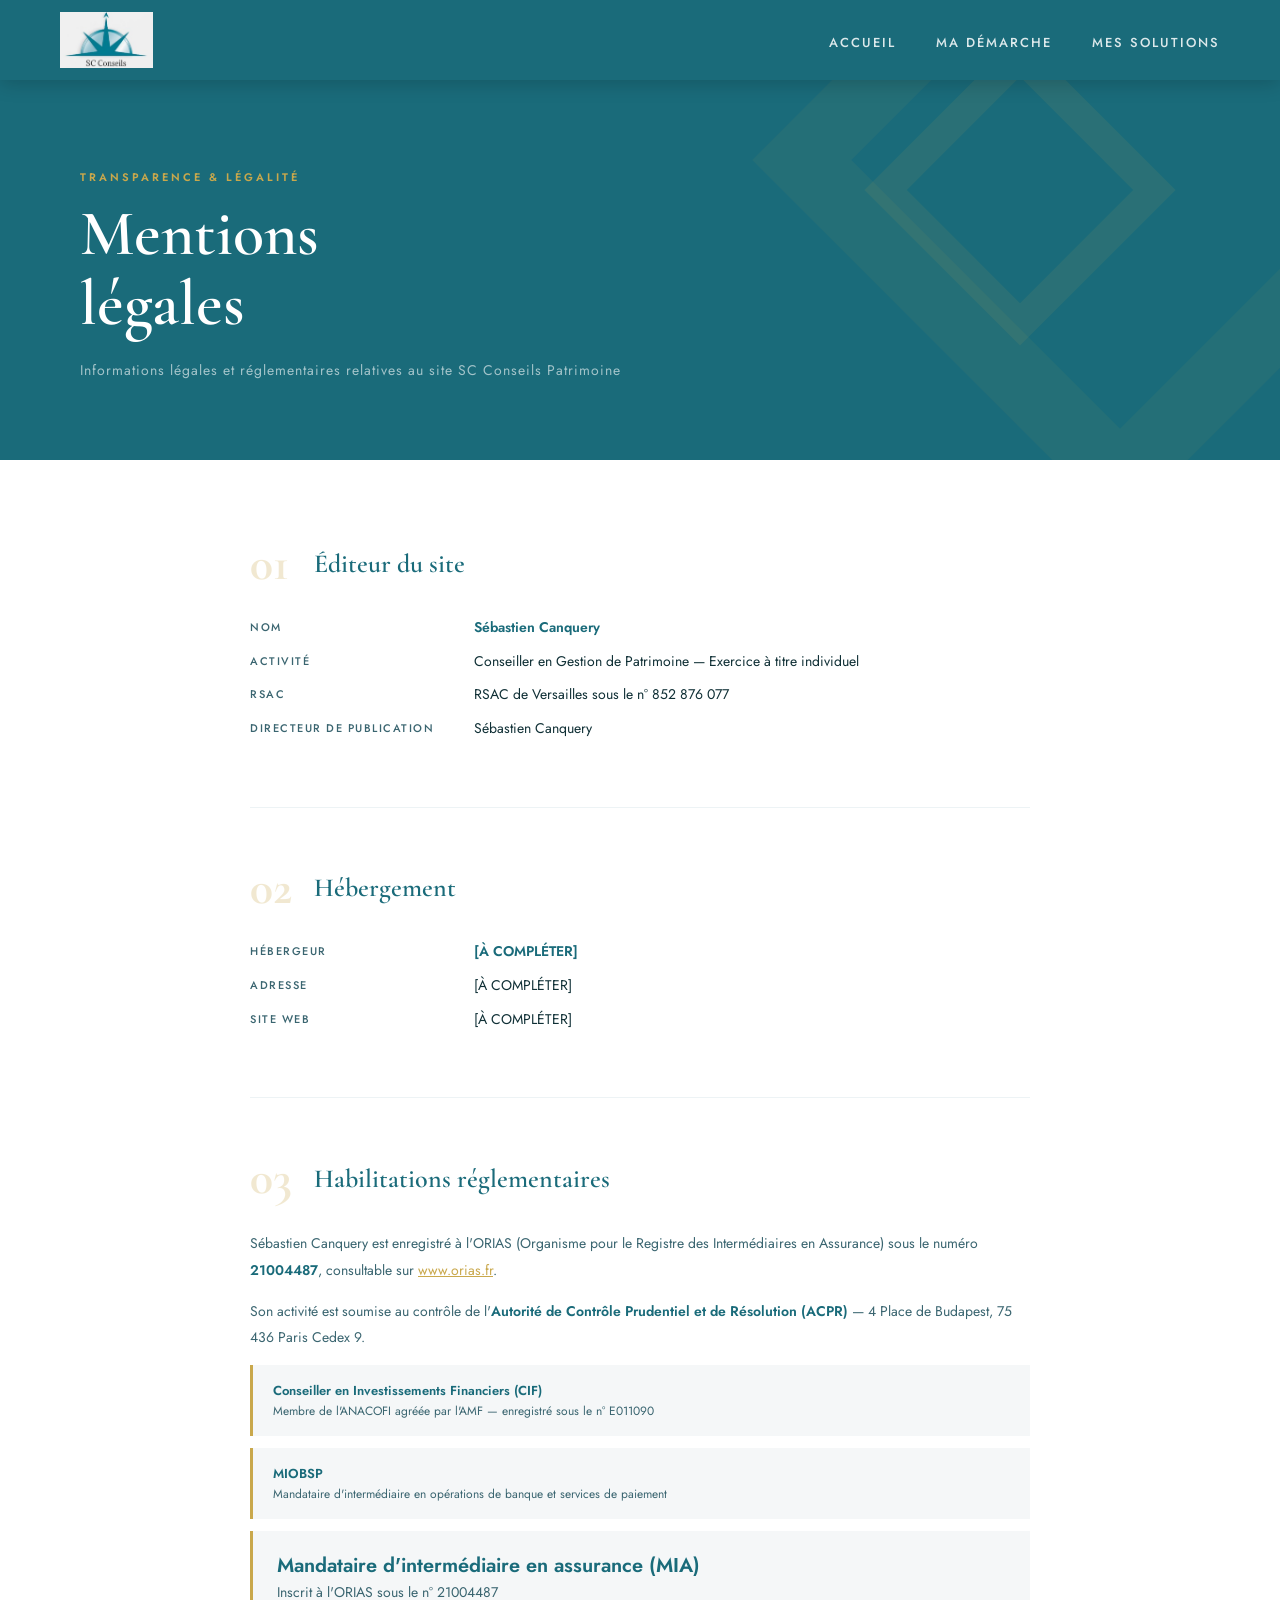
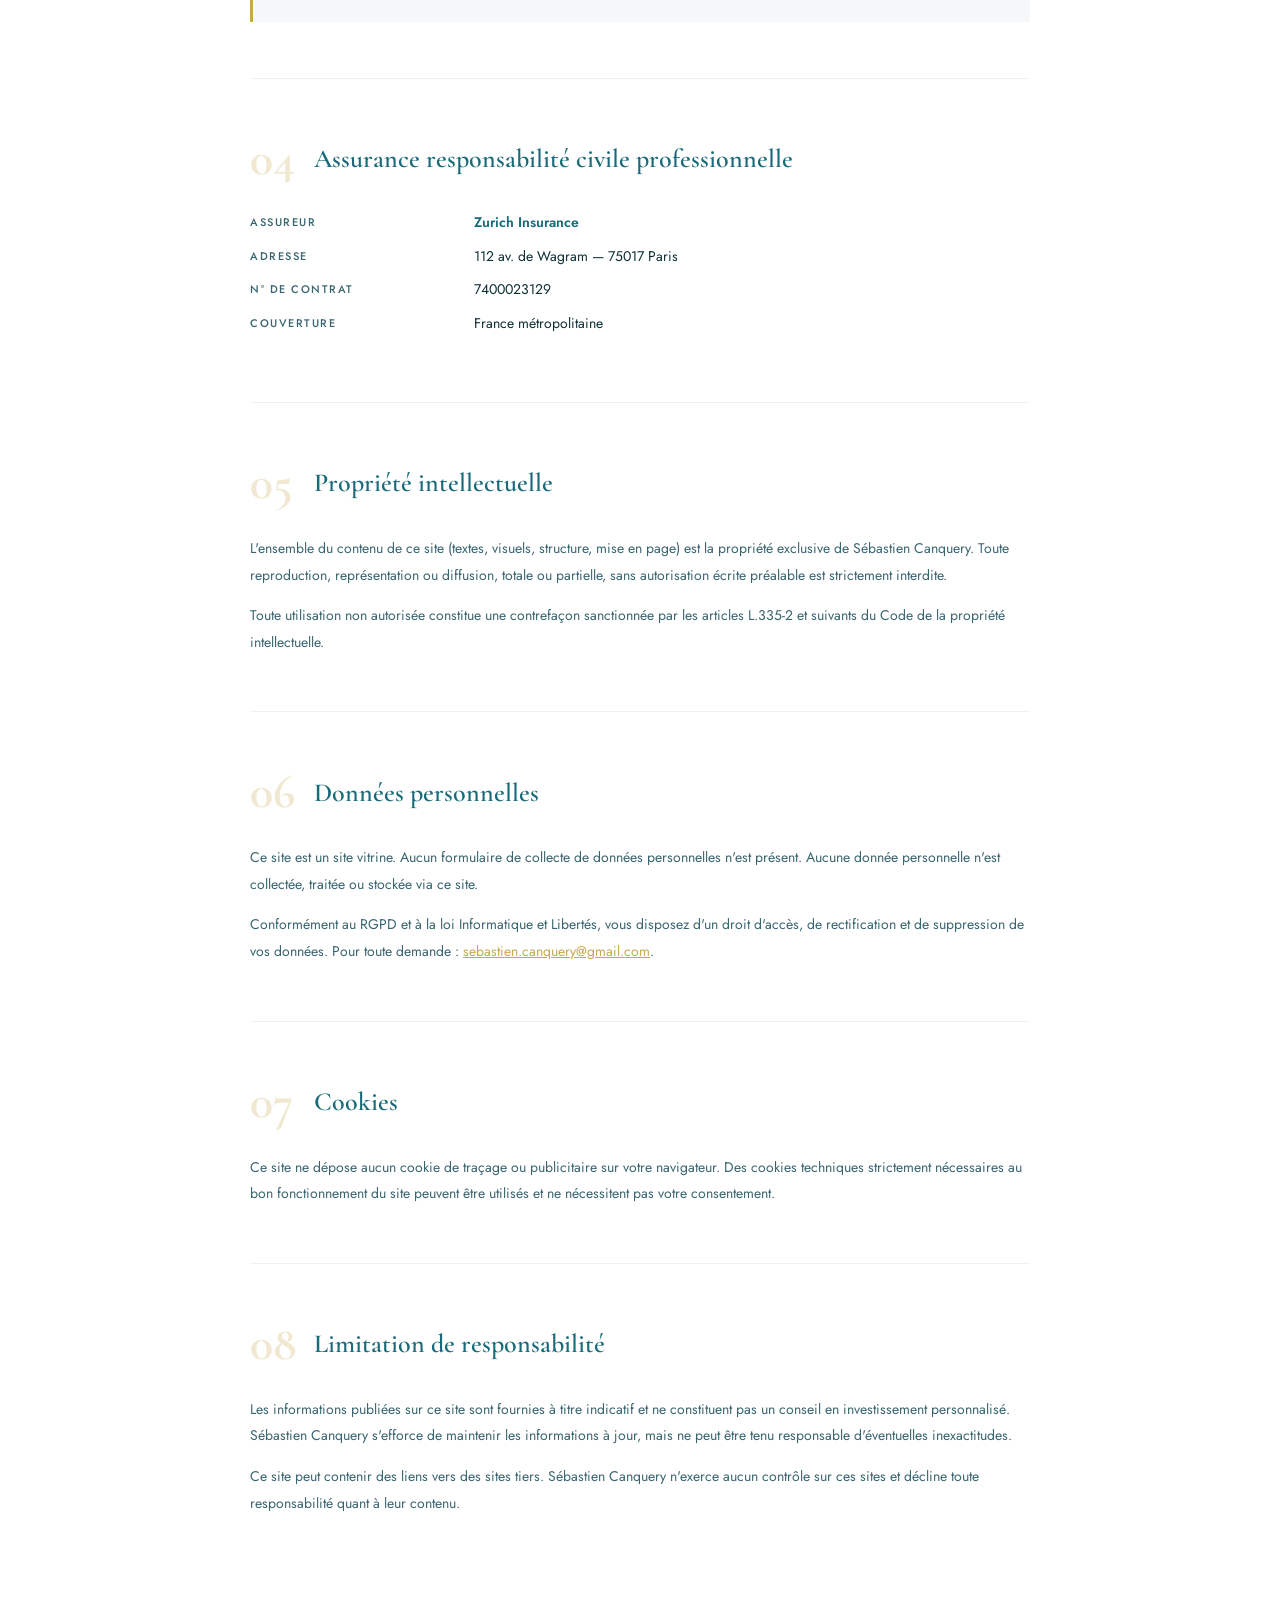
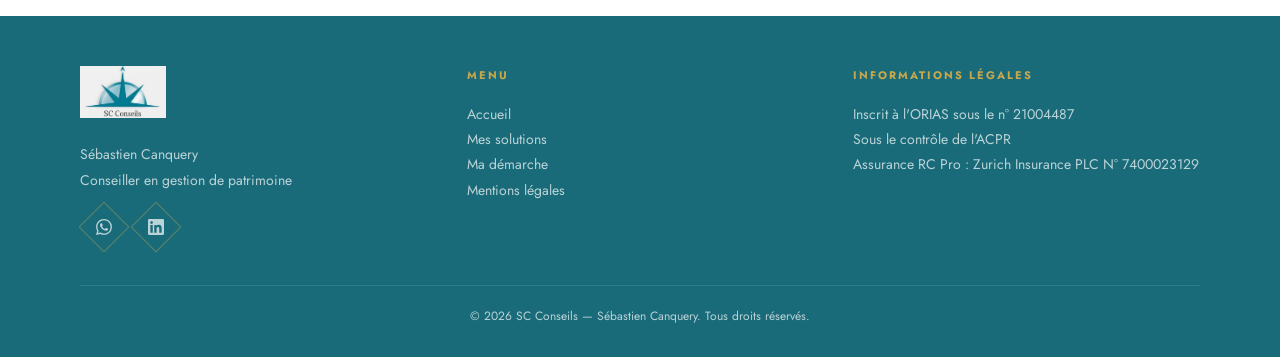
<file: mentions.html>
<!DOCTYPE html>
<html lang="fr">
<head>
<meta charset="UTF-8">
<meta name="viewport" content="width=device-width, initial-scale=1.0">
<title>Mentions légales — SC Conseils</title>
<link href="https://fonts.googleapis.com/css2?family=Cormorant+Garamond:wght@400;500;600;700&family=Jost:wght@300;400;500;600&display=swap" rel="stylesheet">
<link rel="stylesheet" href="style.css">
<style>
.mentions-hero {
  background: var(--bleu);
  padding: 160px 80px 80px;
  position: relative;
  overflow: hidden;
}
/* Losanges décoratifs hero mentions */
.mentions-hero::before {
  content: '';
  position: absolute; right: -100px; top: -100px;
  width: 380px; height: 380px;
  border: 70px solid rgba(201,168,76,0.06);
  transform: rotate(45deg);
}
.mentions-hero::after {
  content: '';
  position: absolute; right: 150px; top: 80px;
  width: 160px; height: 160px;
  border: 30px solid rgba(201,168,76,0.09);
  transform: rotate(45deg);
}
.mentions-hero-inner { max-width: 700px; position: relative; z-index: 1; }
.mentions-hero h1 {
  font-family: var(--font-titre);
  font-size: clamp(36px, 5vw, 64px);
  font-weight: 600;
  color: var(--blanc);
  line-height: 1.1;
  margin-bottom: 20px;
}
.mentions-hero p { color: rgba(255,255,255,0.6); font-size: 14px; letter-spacing: 1px; }

.mentions-body { max-width: 860px; margin: 0 auto; padding: 80px 40px 100px; }

.mentions-bloc { margin-bottom: 56px; padding-bottom: 56px; border-bottom: 1px solid rgba(26,107,122,0.08); }
.mentions-bloc:last-child { border-bottom: none; margin-bottom: 0; padding-bottom: 0; }

.mentions-bloc-titre { display: flex; align-items: center; gap: 16px; margin-bottom: 28px; }
.mentions-bloc-num {
  font-family: var(--font-titre); font-size: 48px; font-weight: 700;
  color: var(--or); opacity: 0.25; line-height: 1; flex-shrink: 0; width: 48px;
}
.mentions-bloc-label { font-family: var(--font-titre); font-size: 26px; font-weight: 600; color: var(--bleu); line-height: 1.2; }

.mentions-ligne { display: grid; grid-template-columns: 200px 1fr; gap: 12px 24px; margin-bottom: 10px; font-size: 14px; line-height: 1.7; }
.mentions-ligne-cle { color: var(--texte-clair); font-weight: 500; text-transform: uppercase; font-size: 11px; letter-spacing: 1.5px; padding-top: 2px; }
.mentions-ligne-val { color: var(--texte); }

.mentions-texte { font-size: 14px; color: var(--texte-clair); line-height: 1.9; margin-bottom: 14px; }
.mentions-texte:last-child { margin-bottom: 0; }

.mentions-tag-list { display: flex; flex-direction: column; gap: 12px; margin-top: 8px; }
.mentions-tag-item {
  display: flex; align-items: flex-start; gap: 16px;
  padding: 16px 20px; background: var(--gris); border-left: 3px solid var(--or);
}
.mentions-tag-item-titre { font-weight: 600; color: var(--bleu); font-size: 13px; }
.mentions-tag-item-desc { font-size: 12px; color: var(--texte-clair); margin-top: 2px; }

.mentions-accent { color: var(--bleu); font-weight: 600; }

.mentions-update {
  display: inline-flex; align-items: center; gap: 8px;
  background: var(--bleu-pale); color: var(--bleu);
  font-size: 12px; letter-spacing: 1px; padding: 8px 16px; margin-top: 40px; font-weight: 500;
}
.mentions-update::before { content: '◆'; font-size: 8px; color: var(--or); }
</style>
<link rel="stylesheet" href="responsive.css">
</head>
<body>

<nav>
  <div class="nav-logo"><a href="index.html"><img src="images/logo(sebastien).png" alt="SC Conseils"></a></div>
  <button class="nav-toggle" aria-label="Ouvrir le menu" aria-expanded="false"><span></span></button>
  <ul class="nav-links">
    <li><a href="index.html" id="nav-accueil">Accueil</a></li>
    <li><a href="demarche.html" id="nav-demarche">Ma démarche</a></li>
    <li><a href="solutions.html" id="nav-solutions">Mes solutions</a></li>
    
  </ul>
</nav>

<section class="mentions-hero">
  <div class="mentions-hero-inner">
    <span class="section-tag">Transparence &amp; Légalité</span>
    <h1>Mentions<br>légales</h1>
    <p>Informations légales et réglementaires relatives au site SC Conseils Patrimoine</p>
  </div>
</section>

<div class="mentions-body">

  <!-- 1. Éditeur -->
  <div class="mentions-bloc">
    <div class="mentions-bloc-titre">
      <div class="mentions-bloc-num">01</div>
      <div class="mentions-bloc-label">Éditeur du site</div>
    </div>
    <div class="mentions-ligne">
      <span class="mentions-ligne-cle">Nom</span>
      <span class="mentions-ligne-val mentions-accent">Sébastien Canquery</span>
    </div>
    <div class="mentions-ligne">
      <span class="mentions-ligne-cle">Activité</span>
      <span class="mentions-ligne-val">Conseiller en Gestion de Patrimoine — Exercice à titre individuel</span>
    </div>
    <div class="mentions-ligne">
      <span class="mentions-ligne-cle">RSAC</span>
      <span class="mentions-ligne-val">RSAC de Versailles sous le n° 852 876 077</span>
    </div>
    <div class="mentions-ligne">
      <span class="mentions-ligne-cle">Directeur de publication</span>
      <span class="mentions-ligne-val">Sébastien Canquery</span>
    </div>
  </div>

  <!-- 2. Hébergement -->
  <div class="mentions-bloc">
    <div class="mentions-bloc-titre">
      <div class="mentions-bloc-num">02</div>
      <div class="mentions-bloc-label">Hébergement</div>
    </div>
    <div class="mentions-ligne">
      <span class="mentions-ligne-cle">Hébergeur</span>
      <span class="mentions-ligne-val mentions-accent">[À COMPLÉTER]</span>
    </div>
    <div class="mentions-ligne">
      <span class="mentions-ligne-cle">Adresse</span>
      <span class="mentions-ligne-val">[À COMPLÉTER]</span>
    </div>
    <div class="mentions-ligne">
      <span class="mentions-ligne-cle">Site web</span>
      <span class="mentions-ligne-val">[À COMPLÉTER]</span>
    </div>
  </div>

  <!-- 3. Habilitations -->
  <div class="mentions-bloc">
    <div class="mentions-bloc-titre">
      <div class="mentions-bloc-num">03</div>
      <div class="mentions-bloc-label">Habilitations réglementaires</div>
    </div>
    <p class="mentions-texte">Sébastien Canquery est enregistré à l'ORIAS (Organisme pour le Registre des Intermédiaires en Assurance) sous le numéro <span class="mentions-accent">21004487</span>, consultable sur <a href="https://www.orias.fr" target="_blank" style="color:var(--or);">www.orias.fr</a>.</p>
    <p class="mentions-texte">Son activité est soumise au contrôle de l'<span class="mentions-accent">Autorité de Contrôle Prudentiel et de Résolution (ACPR)</span> — 4 Place de Budapest, 75 436 Paris Cedex 9.</p>
    <div class="mentions-tag-list">
      <div class="mentions-tag-item">
        <div>
          <div class="mentions-tag-item-titre">Conseiller en Investissements Financiers (CIF)</div>
          <div class="mentions-tag-item-desc">Membre de l'ANACOFI agréée par l'AMF — enregistré sous le n° E011090</div>
        </div>
      </div>
      <div class="mentions-tag-item">
        <div>
          <div class="mentions-tag-item-titre">MIOBSP</div>
          <div class="mentions-tag-item-desc">Mandataire d'intermédiaire en opérations de banque et services de paiement</div>
        </div>
      </div>
      <div class="hab-item">
        <div>
          <div class="hab-item-titre">Mandataire d'intermédiaire en assurance (MIA)</div>
          <div class="hab-item-desc">Inscrit à l'ORIAS sous le n° 21004487</div>
        </div>
      </div>
    </div>
  </div>

  <!-- 4. Assurance RC Pro -->
  <div class="mentions-bloc">
    <div class="mentions-bloc-titre">
      <div class="mentions-bloc-num">04</div>
      <div class="mentions-bloc-label">Assurance responsabilité civile professionnelle</div>
    </div>
    <div class="mentions-ligne">
      <span class="mentions-ligne-cle">Assureur</span>
      <span class="mentions-ligne-val mentions-accent">Zurich Insurance</span>
    </div>
    <div class="mentions-ligne">
      <span class="mentions-ligne-cle">Adresse</span>
      <span class="mentions-ligne-val">112 av. de Wagram — 75017 Paris</span>
    </div>
    <div class="mentions-ligne">
      <span class="mentions-ligne-cle">N° de contrat</span>
      <span class="mentions-ligne-val">7400023129</span>
    </div>
    <div class="mentions-ligne">
      <span class="mentions-ligne-cle">Couverture</span>
      <span class="mentions-ligne-val">France métropolitaine</span>
    </div>
  </div>

  <!-- 5. Propriété intellectuelle -->
  <div class="mentions-bloc">
    <div class="mentions-bloc-titre">
      <div class="mentions-bloc-num">05</div>
      <div class="mentions-bloc-label">Propriété intellectuelle</div>
    </div>
    <p class="mentions-texte">L'ensemble du contenu de ce site (textes, visuels, structure, mise en page) est la propriété exclusive de Sébastien Canquery. Toute reproduction, représentation ou diffusion, totale ou partielle, sans autorisation écrite préalable est strictement interdite.</p>
    <p class="mentions-texte">Toute utilisation non autorisée constitue une contrefaçon sanctionnée par les articles L.335-2 et suivants du Code de la propriété intellectuelle.</p>
  </div>

  <!-- 6. Données personnelles -->
  <div class="mentions-bloc">
    <div class="mentions-bloc-titre">
      <div class="mentions-bloc-num">06</div>
      <div class="mentions-bloc-label">Données personnelles</div>
    </div>
    <p class="mentions-texte">Ce site est un site vitrine. Aucun formulaire de collecte de données personnelles n'est présent. Aucune donnée personnelle n'est collectée, traitée ou stockée via ce site.</p>
    <p class="mentions-texte">Conformément au RGPD et à la loi Informatique et Libertés, vous disposez d'un droit d'accès, de rectification et de suppression de vos données. Pour toute demande : <a href="mailto:sebastien.canquery@gmail.com" style="color:var(--or);">sebastien.canquery@gmail.com</a>.</p>
  </div>

  <!-- 7. Cookies -->
  <div class="mentions-bloc">
    <div class="mentions-bloc-titre">
      <div class="mentions-bloc-num">07</div>
      <div class="mentions-bloc-label">Cookies</div>
    </div>
    <p class="mentions-texte">Ce site ne dépose aucun cookie de traçage ou publicitaire sur votre navigateur. Des cookies techniques strictement nécessaires au bon fonctionnement du site peuvent être utilisés et ne nécessitent pas votre consentement.</p>
  </div>

  <!-- 8. Limitation de responsabilité -->
  <div class="mentions-bloc">
    <div class="mentions-bloc-titre">
      <div class="mentions-bloc-num">08</div>
      <div class="mentions-bloc-label">Limitation de responsabilité</div>
    </div>
    <p class="mentions-texte">Les informations publiées sur ce site sont fournies à titre indicatif et ne constituent pas un conseil en investissement personnalisé. Sébastien Canquery s'efforce de maintenir les informations à jour, mais ne peut être tenu responsable d'éventuelles inexactitudes.</p>
    <p class="mentions-texte">Ce site peut contenir des liens vers des sites tiers. Sébastien Canquery n'exerce aucun contrôle sur ces sites et décline toute responsabilité quant à leur contenu.</p>
  </div>

</div>

<footer>
  <div class="footer-grid">
    <div class="footer-col">
      <div class="footer-logo"><a href="index.html"><img src="images/logo(sebastien).png" alt="SC Conseils"></a></div>
      <p>Sébastien Canquery<br>Conseiller en gestion de patrimoine</p>
      <div class="footer-socials">
        <a href="#" target="_blank" class="footer-social-btn" title="WhatsApp">
          <svg viewBox="0 0 24 24" xmlns="http://www.w3.org/2000/svg"><path d="M17.472 14.382c-.297-.149-1.758-.867-2.03-.967-.273-.099-.471-.148-.67.15-.197.297-.767.966-.94 1.164-.173.199-.347.223-.644.075-.297-.15-1.255-.463-2.39-1.475-.883-.788-1.48-1.761-1.653-2.059-.173-.297-.018-.458.13-.606.134-.133.298-.347.446-.52.149-.174.198-.298.298-.497.099-.198.05-.371-.025-.52-.075-.149-.669-1.612-.916-2.207-.242-.579-.487-.5-.669-.51-.173-.008-.371-.01-.57-.01-.198 0-.52.074-.792.372-.272.297-1.04 1.016-1.04 2.479 0 1.462 1.065 2.875 1.213 3.074.149.198 2.096 3.2 5.077 4.487.709.306 1.262.489 1.694.625.712.227 1.36.195 1.871.118.571-.085 1.758-.719 2.006-1.413.248-.694.248-1.289.173-1.413-.074-.124-.272-.198-.57-.347m-5.421 7.403h-.004a9.87 9.87 0 01-5.031-1.378l-.361-.214-3.741.982.998-3.648-.235-.374a9.86 9.86 0 01-1.51-5.26c.001-5.45 4.436-9.884 9.888-9.884 2.64 0 5.122 1.03 6.988 2.898a9.825 9.825 0 012.893 6.994c-.003 5.45-4.437 9.884-9.885 9.884m8.413-18.297A11.815 11.815 0 0012.05 0C5.495 0 .16 5.335.157 11.892c0 2.096.547 4.142 1.588 5.945L.057 24l6.305-1.654a11.882 11.882 0 005.683 1.448h.005c6.554 0 11.89-5.335 11.893-11.893a11.821 11.821 0 00-3.48-8.413z"/></svg>
        </a>
        <a href="#" target="_blank" class="footer-social-btn" title="LinkedIn">
          <svg viewBox="0 0 24 24" xmlns="http://www.w3.org/2000/svg"><path d="M20.447 20.452h-3.554v-5.569c0-1.328-.027-3.037-1.852-3.037-1.853 0-2.136 1.445-2.136 2.939v5.667H9.351V9h3.414v1.561h.046c.477-.9 1.637-1.85 3.37-1.85 3.601 0 4.267 2.37 4.267 5.455v6.286zM5.337 7.433a2.062 2.062 0 01-2.063-2.065 2.064 2.064 0 112.063 2.065zm1.782 13.019H3.555V9h3.564v11.452zM22.225 0H1.771C.792 0 0 .774 0 1.729v20.542C0 23.227.792 24 1.771 24h20.451C23.2 24 24 23.227 24 22.271V1.729C24 .774 23.2 0 22.222 0h.003z"/></svg>
        </a>
      </div>
    </div>
    <div class="footer-col">
      <h4>Menu</h4>
      <p><a href="index.html">Accueil</a></p>
      <p><a href="solutions.html">Mes solutions</a></p>
      <p><a href="demarche.html">Ma démarche</a></p>
      <p><a href="mentions.html">Mentions légales</a></p>
    </div>
    <div class="footer-col">
      <h4>Informations légales</h4>
      <p>Inscrit à l'ORIAS sous le n° 21004487<br>Sous le contrôle de l'ACPR<br>Assurance RC Pro : Zurich Insurance PLC N° 7400023129</p>
    </div>
  </div>
  <div class="footer-bottom">© 2026 SC Conseils — Sébastien Canquery. Tous droits réservés.</div>
</footer>

<script>
document.getElementById('nav-accueil') && document.querySelectorAll('.nav-links a').forEach(a => a.classList.remove('active'));
</script>
<script src="menu.js"></script>
</body>
</html>
</file>
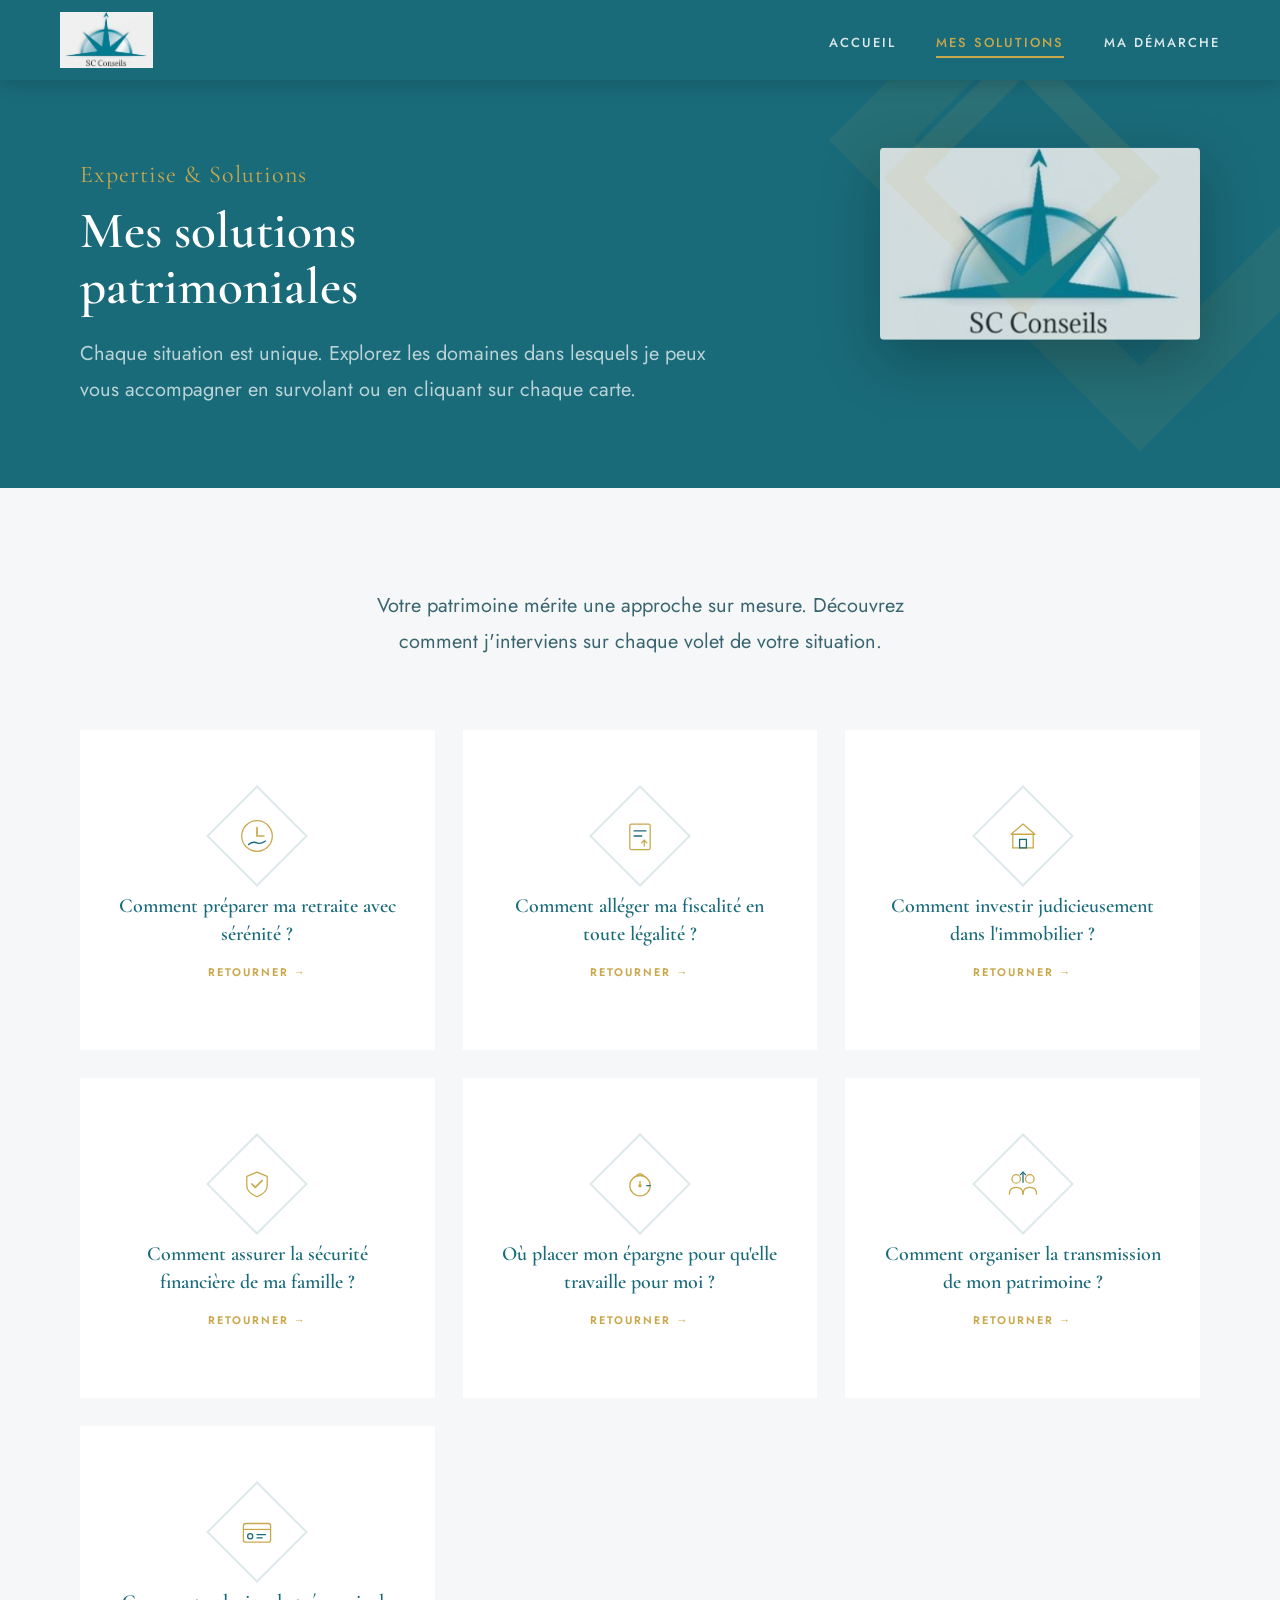
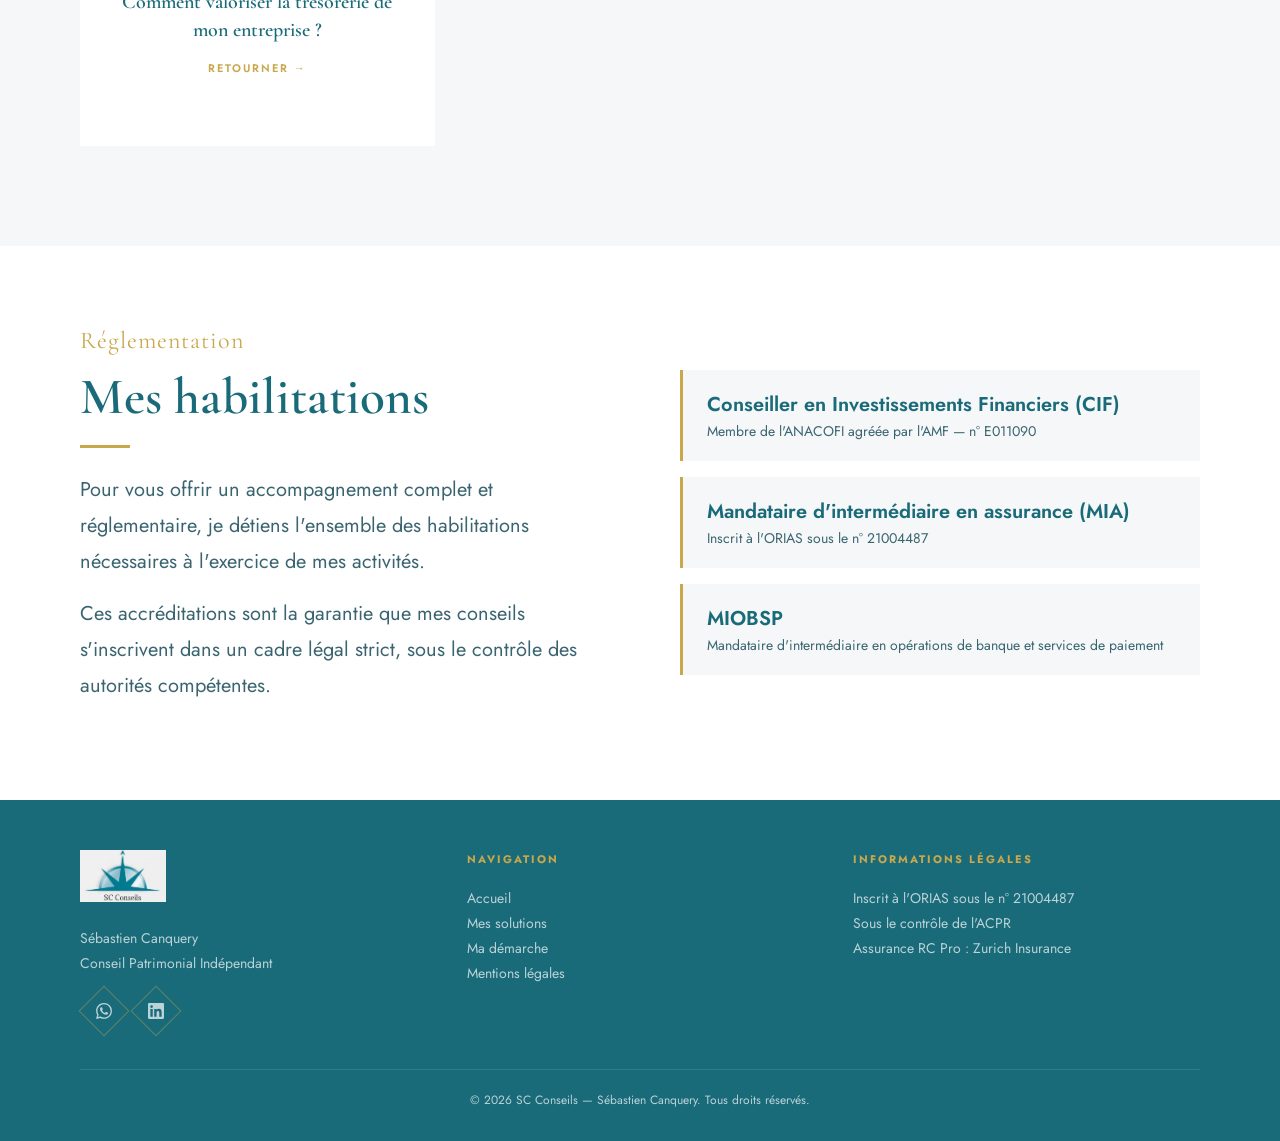
<file: solutions.html>
<!DOCTYPE html>
<html lang="fr">
<head>
<meta charset="UTF-8">
<meta name="viewport" content="width=device-width, initial-scale=1.0">
<title>Mes Solutions — SC Conseils</title>
<link href="https://fonts.googleapis.com/css2?family=Cormorant+Garamond:wght@400;500;600;700&family=Jost:wght@300;400;500;600&display=swap" rel="stylesheet">
<link rel="stylesheet" href="style.css">
<style>
.cartes-grid {
  display: grid;
  grid-template-columns: repeat(3, 1fr);
  gap: 28px;
  align-items: start;
}
.carte-flip {
  height: 320px;
  cursor: pointer;
  position: relative;
  perspective: 1000px;
}
.carte-inner {
  position: relative;
  width: 100%;
  height: 100%;
  transform-style: preserve-3d;
  transition: transform 0.7s cubic-bezier(0.4, 0.2, 0.2, 1);
}
.carte-flip:hover .carte-inner,
.carte-flip.flipped .carte-inner {
  transform: rotateY(180deg);
}
.carte-face,
.carte-dos {
  position: absolute;
  top: 0; left: 0;
  width: 100%;
  height: 100%;
  backface-visibility: hidden;
  -webkit-backface-visibility: hidden;
  display: flex;
  flex-direction: column;
  align-items: center;
  justify-content: center;
  padding: 40px 32px;
  overflow: hidden;
}
.carte-face { background: #FFFFFF; z-index: 2; }
.carte-dos {
  background: var(--bleu);
  transform: rotateY(180deg);
  text-align: center;
  z-index: 1;
}
/* Losange décoratif dans page hero solutions */
.page-hero::before {
  content: '';
  position: absolute; right: -80px; top: -80px;
  width: 320px; height: 320px;
  border: 60px solid rgba(201,168,76,0.07);
  transform: rotate(45deg);
}
.page-hero::after {
  content: '';
  position: absolute; right: 160px; top: 80px;
  width: 140px; height: 140px;
  border: 28px solid rgba(201,168,76,0.10);
  transform: rotate(45deg);
}
</style>
<style>
/* section-tag à la même taille que "Accompagnement Patrimonial Indépendant" */
.section-tag {
  font-size: clamp(18px,2vw,24px) !important;
  letter-spacing: 1px !important;
  font-weight: 400 !important;
  font-family: var(--font-titre) !important;
  text-transform: none !important;
}
</style>
<link rel="stylesheet" href="responsive.css">
</head>
<body>

<nav>
  <div class="nav-logo"><a href="index.html"><img src="images/logo(sebastien).png" alt="SC Conseils"></a></div>
  <button class="nav-toggle" aria-label="Ouvrir le menu" aria-expanded="false"><span></span></button>
  <ul class="nav-links">
    <li><a href="index.html" id="nav-accueil">Accueil</a></li>
    <li><a href="solutions.html" id="nav-solutions">Mes solutions</a></li>
    <li><a href="demarche.html" id="nav-demarche">Ma démarche</a></li>
  </ul>
</nav>

<section class="page-hero">
  <div class="page-hero-inner">
    <span class="section-tag">Expertise &amp; Solutions</span>
    <h1 class="section-titre">Mes solutions<br>patrimoniales</h1>
    <p class="page-hero-desc">Chaque situation est unique. Explorez les domaines dans lesquels je peux vous accompagner en survolant ou en cliquant sur chaque carte.</p>
  </div>
  <div class="page-hero-illus"><img src="images/logo(sebastien).png" alt="SC Conseils"></div>
</section>

<section class="solutions-section">
  <p class="solutions-intro">Votre patrimoine mérite une approche sur mesure. Découvrez comment j'interviens sur chaque volet de votre situation.</p>
  <div class="cartes-grid">

    <!-- 1. Retraite -->
    <div class="carte-flip">
      <div class="carte-inner">
        <div class="carte-face">
          <div class="carte-face-icone">
            <svg viewBox="0 0 40 40" fill="none" xmlns="http://www.w3.org/2000/svg">
              <circle cx="20" cy="20" r="18" stroke="#C9A84C" stroke-width="1.5"/>
              <path d="M20 10 L20 20 L28 20" stroke="#C9A84C" stroke-width="2" stroke-linecap="round"/>
              <path d="M10 30 Q15 26 20 28 Q25 30 30 26" stroke="#1A6B7A" stroke-width="1.5" stroke-linecap="round" fill="none"/>
            </svg>
          </div>
          <p class="carte-face-question">Comment préparer ma retraite avec sérénité ?</p>
          <span class="carte-face-hint">Retourner →</span>
        </div>
        <div class="carte-dos">
          <div class="carte-dos-titre">Préparation retraite</div>
          <p class="carte-dos-texte">J'analyse votre situation actuelle, simule votre future pension et élabore avec vous une stratégie d'épargne cohérente avec vos objectifs de vie à long terme.</p>
          <span class="carte-dos-tag">Épargne · Retraite · Simulation</span>
        </div>
      </div>
    </div>

    <!-- 2. Fiscalité -->
    <div class="carte-flip">
      <div class="carte-inner">
        <div class="carte-face">
          <div class="carte-face-icone">
            <svg viewBox="0 0 40 40" fill="none" xmlns="http://www.w3.org/2000/svg">
              <rect x="8" y="6" width="24" height="30" rx="2" stroke="#C9A84C" stroke-width="1.5"/>
              <line x1="13" y1="14" x2="27" y2="14" stroke="#1A6B7A" stroke-width="1.5" stroke-linecap="round"/>
              <line x1="13" y1="20" x2="22" y2="20" stroke="#1A6B7A" stroke-width="1.5" stroke-linecap="round"/>
              <path d="M22 28 L25 25 L28 28" stroke="#C9A84C" stroke-width="1.5" stroke-linecap="round" stroke-linejoin="round"/>
              <line x1="25" y1="25" x2="25" y2="32" stroke="#C9A84C" stroke-width="1.5" stroke-linecap="round"/>
            </svg>
          </div>
          <p class="carte-face-question">Comment alléger ma fiscalité en toute légalité ?</p>
          <span class="carte-face-hint">Retourner →</span>
        </div>
        <div class="carte-dos">
          <div class="carte-dos-titre">Optimisation fiscale</div>
          <p class="carte-dos-texte">Réduction d'impôt sur le revenu, défiscalisation immobilière, optimisation de l'IFI… J'identifie les dispositifs les plus pertinents selon votre profil et vos objectifs.</p>
          <span class="carte-dos-tag">Fiscalité · IFI · Déduction</span>
        </div>
      </div>
    </div>

    <!-- 3. Immobilier -->
    <div class="carte-flip">
      <div class="carte-inner">
        <div class="carte-face">
          <div class="carte-face-icone">
            <svg viewBox="0 0 40 40" fill="none" xmlns="http://www.w3.org/2000/svg">
              <path d="M20 6 L34 18 L6 18 Z" stroke="#C9A84C" stroke-width="1.5" stroke-linejoin="round"/>
              <rect x="8" y="18" width="24" height="16" stroke="#C9A84C" stroke-width="1.5"/>
              <rect x="16" y="24" width="8" height="10" stroke="#1A6B7A" stroke-width="1.5"/>
            </svg>
          </div>
          <p class="carte-face-question">Comment investir judicieusement dans l'immobilier ?</p>
          <span class="carte-face-hint">Retourner →</span>
        </div>
        <div class="carte-dos">
          <div class="carte-dos-titre">Investissement immobilier</div>
          <p class="carte-dos-texte">Locatif, SCPI, nue-propriété, LMNP… Je vous aide à sélectionner la stratégie immobilière la mieux adaptée à vos objectifs patrimoniaux et à votre fiscalité.</p>
          <span class="carte-dos-tag">SCPI · Locatif · LMNP</span>
        </div>
      </div>
    </div>

    <!-- 4. Prévoyance -->
    <div class="carte-flip">
      <div class="carte-inner">
        <div class="carte-face">
          <div class="carte-face-icone">
            <svg viewBox="0 0 40 40" fill="none" xmlns="http://www.w3.org/2000/svg">
              <path d="M20 6 L32 11 L32 22 Q32 30 20 35 Q8 30 8 22 L8 11 Z" stroke="#C9A84C" stroke-width="1.5" stroke-linejoin="round"/>
              <path d="M14 20 L18 24 L26 16" stroke="#C9A84C" stroke-width="2" stroke-linecap="round" stroke-linejoin="round"/>
            </svg>
          </div>
          <p class="carte-face-question">Comment assurer la sécurité financière de ma famille ?</p>
          <span class="carte-face-hint">Retourner →</span>
        </div>
        <div class="carte-dos">
          <div class="carte-dos-titre">Prévoyance &amp; Protection</div>
          <p class="carte-dos-texte">Décès, invalidité, arrêt de travail… Je construis avec vous un dispositif de protection solide pour que vos proches soient couverts quelles que soient les circonstances.</p>
          <span class="carte-dos-tag">Prévoyance · Assurance · Garanties</span>
        </div>
      </div>
    </div>

    <!-- 5. Épargne -->
    <div class="carte-flip">
      <div class="carte-inner">
        <div class="carte-face">
          <div class="carte-face-icone">
            <svg viewBox="0 0 40 40" fill="none" xmlns="http://www.w3.org/2000/svg">
              <circle cx="20" cy="22" r="12" stroke="#C9A84C" stroke-width="1.5"/>
              <path d="M16 10 Q20 6 24 10" stroke="#C9A84C" stroke-width="1.5" stroke-linecap="round" fill="none"/>
              <line x1="20" y1="17" x2="20" y2="22" stroke="#C9A84C" stroke-width="1.5" stroke-linecap="round"/>
              <circle cx="20" cy="22" r="2" fill="#C9A84C"/>
              <line x1="28" y1="22" x2="32" y2="22" stroke="#1A6B7A" stroke-width="1.5" stroke-linecap="round"/>
            </svg>
          </div>
          <p class="carte-face-question">Où placer mon épargne pour qu'elle travaille pour moi ?</p>
          <span class="carte-face-hint">Retourner →</span>
        </div>
        <div class="carte-dos">
          <div class="carte-dos-titre">Épargne &amp; Placements</div>
          <p class="carte-dos-texte">Je sélectionne des solutions d'investissement en phase avec votre tolérance au risque, vos horizons de placement et les objectifs que vous souhaitez atteindre.</p>
          <span class="carte-dos-tag">Placements · Diversification · Épargne</span>
        </div>
      </div>
    </div>

    <!-- 6. Transmission -->
    <div class="carte-flip">
      <div class="carte-inner">
        <div class="carte-face">
          <div class="carte-face-icone">
            <svg viewBox="0 0 40 40" fill="none" xmlns="http://www.w3.org/2000/svg">
              <circle cx="12" cy="14" r="5" stroke="#C9A84C" stroke-width="1.5"/>
              <circle cx="28" cy="14" r="5" stroke="#C9A84C" stroke-width="1.5"/>
              <path d="M4 32 Q4 24 12 24 Q20 24 20 32" stroke="#C9A84C" stroke-width="1.5" stroke-linecap="round" fill="none"/>
              <path d="M20 32 Q20 24 28 24 Q36 24 36 32" stroke="#C9A84C" stroke-width="1.5" stroke-linecap="round" fill="none"/>
              <line x1="20" y1="6" x2="20" y2="18" stroke="#1A6B7A" stroke-width="1.5" stroke-linecap="round"/>
              <polyline points="17,9 20,6 23,9" stroke="#1A6B7A" stroke-width="1.5" stroke-linecap="round" stroke-linejoin="round"/>
            </svg>
          </div>
          <p class="carte-face-question">Comment organiser la transmission de mon patrimoine ?</p>
          <span class="carte-face-hint">Retourner →</span>
        </div>
        <div class="carte-dos">
          <div class="carte-dos-titre">Transmission</div>
          <p class="carte-dos-texte">Anticipez la transmission de votre patrimoine pour réduire les droits de succession, protéger vos héritiers et respecter vos volontés familiales.</p>
          <span class="carte-dos-tag">Succession · Donation · Optimisation</span>
        </div>
      </div>
    </div>

    <!-- 7. Trésorerie d'entreprise -->
    <div class="carte-flip">
      <div class="carte-inner">
        <div class="carte-face">
          <div class="carte-face-icone">
            <svg viewBox="0 0 40 40" fill="none" xmlns="http://www.w3.org/2000/svg">
              <rect x="4" y="10" width="32" height="22" rx="3" stroke="#C9A84C" stroke-width="1.5"/>
              <line x1="4" y1="17" x2="36" y2="17" stroke="#C9A84C" stroke-width="1.5"/>
              <circle cx="12" cy="25" r="3" stroke="#1A6B7A" stroke-width="1.5"/>
              <line x1="20" y1="23" x2="30" y2="23" stroke="#1A6B7A" stroke-width="1.5" stroke-linecap="round"/>
              <line x1="20" y1="27" x2="26" y2="27" stroke="#1A6B7A" stroke-width="1.5" stroke-linecap="round"/>
            </svg>
          </div>
          <p class="carte-face-question">Comment valoriser la trésorerie de mon entreprise ?</p>
          <span class="carte-face-hint">Retourner →</span>
        </div>
        <div class="carte-dos">
          <div class="carte-dos-titre">Trésorerie d'entreprise</div>
          <p class="carte-dos-texte">Faites fructifier les excédents de trésorerie de votre entreprise grâce à des solutions de placement adaptées à votre horizon et à vos contraintes de liquidité.</p>
          <span class="carte-dos-tag">Trésorerie · Entreprise · Placements</span>
        </div>
      </div>
    </div>

  </div>
</section>

<section class="section-hab">
  <div class="hab-texte">
    <span class="section-tag">Réglementation</span>
    <h2 class="section-titre">Mes habilitations</h2>
    <div class="section-trait"></div>
    <p>Pour vous offrir un accompagnement complet et réglementaire, je détiens l'ensemble des habilitations nécessaires à l'exercice de mes activités.</p>
    <p>Ces accréditations sont la garantie que mes conseils s'inscrivent dans un cadre légal strict, sous le contrôle des autorités compétentes.</p>
  </div>
  <div class="hab-liste">
    <div class="hab-item">
      <div>
        <div class="hab-item-titre">Conseiller en Investissements Financiers (CIF)</div>
        <div class="hab-item-desc">Membre de l'ANACOFI agréée par l'AMF — n° E011090</div>
      </div>
    </div>
    <div class="hab-item">
      <div>
        <div class="hab-item-titre">Mandataire d'intermédiaire en assurance (MIA)</div>
        <div class="hab-item-desc">Inscrit à l'ORIAS sous le n° 21004487</div>
      </div>
    </div>
    <div class="hab-item">
      <div>
        <div class="hab-item-titre">MIOBSP</div>
        <div class="hab-item-desc">Mandataire d'intermédiaire en opérations de banque et services de paiement</div>
      </div>
    </div>
  </div>
</section>

<footer>
  <div class="footer-grid">
    <div class="footer-col">
      <div class="footer-logo"><a href="index.html"><img src="images/logo(sebastien).png" alt="SC Conseils"></a></div>
      <p>Sébastien Canquery<br>Conseil Patrimonial Indépendant</p>
      <div class="footer-socials">
        <a href="#" target="_blank" class="footer-social-btn" title="WhatsApp">
          <svg viewBox="0 0 24 24" xmlns="http://www.w3.org/2000/svg"><path d="M17.472 14.382c-.297-.149-1.758-.867-2.03-.967-.273-.099-.471-.148-.67.15-.197.297-.767.966-.94 1.164-.173.199-.347.223-.644.075-.297-.15-1.255-.463-2.39-1.475-.883-.788-1.48-1.761-1.653-2.059-.173-.297-.018-.458.13-.606.134-.133.298-.347.446-.52.149-.174.198-.298.298-.497.099-.198.05-.371-.025-.52-.075-.149-.669-1.612-.916-2.207-.242-.579-.487-.5-.669-.51-.173-.008-.371-.01-.57-.01-.198 0-.52.074-.792.372-.272.297-1.04 1.016-1.04 2.479 0 1.462 1.065 2.875 1.213 3.074.149.198 2.096 3.2 5.077 4.487.709.306 1.262.489 1.694.625.712.227 1.36.195 1.871.118.571-.085 1.758-.719 2.006-1.413.248-.694.248-1.289.173-1.413-.074-.124-.272-.198-.57-.347m-5.421 7.403h-.004a9.87 9.87 0 01-5.031-1.378l-.361-.214-3.741.982.998-3.648-.235-.374a9.86 9.86 0 01-1.51-5.26c.001-5.45 4.436-9.884 9.888-9.884 2.64 0 5.122 1.03 6.988 2.898a9.825 9.825 0 012.893 6.994c-.003 5.45-4.437 9.884-9.885 9.884m8.413-18.297A11.815 11.815 0 0012.05 0C5.495 0 .16 5.335.157 11.892c0 2.096.547 4.142 1.588 5.945L.057 24l6.305-1.654a11.882 11.882 0 005.683 1.448h.005c6.554 0 11.89-5.335 11.893-11.893a11.821 11.821 0 00-3.48-8.413z"/></svg>
        </a>
        <a href="#" target="_blank" class="footer-social-btn" title="LinkedIn">
          <svg viewBox="0 0 24 24" xmlns="http://www.w3.org/2000/svg"><path d="M20.447 20.452h-3.554v-5.569c0-1.328-.027-3.037-1.852-3.037-1.853 0-2.136 1.445-2.136 2.939v5.667H9.351V9h3.414v1.561h.046c.477-.9 1.637-1.85 3.37-1.85 3.601 0 4.267 2.37 4.267 5.455v6.286zM5.337 7.433a2.062 2.062 0 01-2.063-2.065 2.064 2.064 0 112.063 2.065zm1.782 13.019H3.555V9h3.564v11.452zM22.225 0H1.771C.792 0 0 .774 0 1.729v20.542C0 23.227.792 24 1.771 24h20.451C23.2 24 24 23.227 24 22.271V1.729C24 .774 23.2 0 22.222 0h.003z"/></svg>
        </a>
      </div>
    </div>
    <div class="footer-col">
      <h4>Navigation</h4>
      <p><a href="index.html">Accueil</a></p>
      <p><a href="solutions.html">Mes solutions</a></p>
      <p><a href="demarche.html">Ma démarche</a></p>
      <p><a href="mentions.html">Mentions légales</a></p>
    </div>
    <div class="footer-col">
      <h4>Informations légales</h4>
      <p>Inscrit à l'ORIAS sous le n° 21004487<br>Sous le contrôle de l'ACPR<br>Assurance RC Pro : Zurich Insurance</p>
    </div>
  </div>
  <div class="footer-bottom">© 2026 SC Conseils — Sébastien Canquery. Tous droits réservés.</div>
</footer>

<script>
document.getElementById('nav-solutions').classList.add('active');
document.querySelectorAll('.carte-flip').forEach(c => {
  c.addEventListener('click', () => c.classList.toggle('flipped'));
});
</script>
<script src="menu.js"></script>
</body>
</html>
</file>
<file: style.css>
@import url('https://fonts.googleapis.com/css2?family=Cormorant+Garamond:wght@400;500;600;700&family=Jost:wght@300;400;500;600&display=swap');

:root {
  --bleu:        #1A6B7A;
  --bleu-clair:  #2A8A9A;
  --bleu-pale:   #E8F4F6;
  --or:          #C9A84C;
  --or-clair:    #E8C97A;
  --blanc:       #FFFFFF;
  --gris:        #F5F7F8;
  --texte:       #0f2f35;
  --texte-clair: #3a6570;
  --font-titre:  'Cormorant Garamond', Georgia, serif;
  --font-corps:  'Jost', 'Segoe UI', sans-serif;
}

* { margin: 0; padding: 0; box-sizing: border-box; }
html { scroll-behavior: smooth; }
body { font-family: var(--font-corps); color: var(--texte); background: var(--blanc); font-size: 20px; }

/* ── Forme géométrique losange (remplace le cercle de Christelle) ── */
.diamond-bg {
  position: absolute;
  pointer-events: none;
  z-index: 0;
}
.diamond-bg::before,
.diamond-bg::after {
  content: '';
  position: absolute;
  transform: rotate(45deg);
  border: 60px solid rgba(201,168,76,0.07);
}
.diamond-bg::before {
  width: 420px; height: 420px;
  top: -80px; right: -80px;
}
.diamond-bg::after {
  width: 200px; height: 200px;
  top: 100px; right: 180px;
  border-width: 30px;
  border-color: rgba(201,168,76,0.10);
}

/* NAV */
nav {
  position: fixed; top: 0; left: 0; right: 0; z-index: 100;
  background: var(--bleu);
  display: flex; align-items: center; justify-content: space-between;
  padding: 0 60px; height: 80px;
  box-shadow: 0 2px 20px rgba(0,0,0,0.2);
}
.nav-logo a { display: flex; align-items: center; text-decoration: none; }
.nav-logo img { height: 56px; object-fit: contain; display: block; }
.nav-links { display: flex; gap: 40px; list-style: none; }
.nav-links a {
  color: rgba(255,255,255,0.85); text-decoration: none;
  font-size: 13px; letter-spacing: 2px; text-transform: uppercase; font-weight: 500;
  padding-bottom: 4px; border-bottom: 2px solid transparent; transition: all 0.3s;
}
.nav-links a:hover, .nav-links a.active { color: var(--or); border-bottom-color: var(--or); }

/* FOOTER */
footer {
  background: var(--bleu); color: rgba(255,255,255,0.7);
  padding: 50px 80px 30px; font-size: 14px; line-height: 1.8;
}
.footer-grid { display: grid; grid-template-columns: 1fr 1fr 1fr; gap: 40px; margin-bottom: 40px; }
.footer-col h4 { color: var(--or); font-size: 11px; letter-spacing: 2px; text-transform: uppercase; margin-bottom: 16px; }
.footer-col a { color: inherit; text-decoration: none; }
.footer-col a:hover { color: var(--or); }
.footer-bottom { border-top: 1px solid rgba(255,255,255,0.1); padding-top: 20px; text-align: center; font-size: 12px; }
.footer-logo a { display: inline-block; }
.footer-logo img { height: 52px; display: block; margin-bottom: 16px; }

/* TYPO */
.section-tag {
  display: inline-block; color: var(--or);
  font-size: 11px; letter-spacing: 3px; text-transform: uppercase; font-weight: 600; margin-bottom: 14px;
}
.section-titre {
  font-family: var(--font-titre); font-size: clamp(32px,4vw,52px);
  font-weight: 600; color: var(--bleu); line-height: 1.1; margin-bottom: 20px;
}
.section-trait { width: 50px; height: 3px; background: var(--or); margin-bottom: 24px; }
.section-trait.centre { margin: 0 auto 24px; }

/* BOUTON */
.btn {
  display: inline-flex; align-items: center; gap: 10px;
  padding: 14px 32px; border: 2px solid var(--or);
  color: var(--or); text-decoration: none;
  font-size: 12px; letter-spacing: 2px; text-transform: uppercase; font-weight: 600;
  transition: all 0.3s; cursor: pointer; background: transparent; font-family: var(--font-corps);
}
.btn:hover { background: var(--or); color: var(--bleu); }

/* ANIMATIONS */
@keyframes fadeUp {
  from { opacity: 0; transform: translateY(30px); }
  to   { opacity: 1; transform: translateY(0); }
}
.fade-up  { animation: fadeUp 0.8s ease forwards; }
.delay-1  { animation-delay: 0.10s; opacity: 0; }
.delay-2  { animation-delay: 0.25s; opacity: 0; }
.delay-3  { animation-delay: 0.40s; opacity: 0; }
.delay-4  { animation-delay: 0.55s; opacity: 0; }

/* PAGE HERO */
.page-hero {
  background: var(--bleu); padding: 160px 80px 80px;
  position: relative; overflow: hidden;
}
.page-hero-inner { max-width: 650px; position: relative; z-index: 1; }
.page-hero .section-titre { color: var(--blanc); }
.page-hero-desc { color: rgba(255,255,255,0.7); font-size: 20px; line-height: 1.8; margin-top: 20px; }
.page-hero-illus {
  position: absolute; right: 80px; top: 50%; transform: translateY(-50%);
  width: 320px; border-radius: 4px; overflow: hidden;
  box-shadow: 0 20px 60px rgba(0,0,0,0.3); opacity: 0.85;
}
.page-hero-illus img { width: 100%; display: block; }

/* ═══ INDEX — HERO ═══ */
.hero {
  min-height: 100vh; display: grid; grid-template-columns: 65% 35%; padding-top: 80px;
  background: var(--bleu);
}
.hero-gauche {
  background: var(--bleu);
  display: flex; flex-direction: column; justify-content: center;
  padding: 80px 60px 80px 80px; position: relative; overflow: hidden;
}
/* Losanges décoratifs dans le hero */
.hero-gauche::before {
  content: '';
  position: absolute; top: 60px; right: -60px;
  width: 340px; height: 340px;
  border: 55px solid rgba(201,168,76,0.08);
  transform: rotate(45deg);
  pointer-events: none;
}
.hero-gauche::after {
  content: '';
  position: absolute; top: 180px; right: 120px;
  width: 150px; height: 150px;
  border: 28px solid rgba(201,168,76,0.06);
  transform: rotate(45deg);
  pointer-events: none;
}
.hero-surtitre { color: var(--or); font-size: 11px; letter-spacing: 4px; text-transform: uppercase; font-weight: 600; margin-bottom: 20px; }
.hero-nom { font-family: var(--font-titre); font-size: clamp(44px,5vw,68px); color: var(--blanc); font-weight: 600; line-height: 1.05; margin-bottom: 10px; }
.hero-titre { font-family: var(--font-titre); font-size: clamp(18px,2vw,24px); color: var(--or); font-weight: 400; letter-spacing: 1px; margin-bottom: 32px; }
.hero-texte { color: rgba(255,255,255,0.75); line-height: 1.8; font-size: 20px; max-width: 420px; margin-bottom: 44px; }
.hero-contacts { display: flex; flex-direction: column; gap: 12px; }
.hero-contact-item { display: flex; align-items: center; gap: 12px; color: rgba(255,255,255,0.7); font-size: 20px; }
.hero-contact-item .icone {
  width: 32px; height: 32px; border: 1px solid var(--or); border-radius: 0;
  transform: rotate(45deg);
  display: flex; align-items: center; justify-content: center; color: var(--or); font-size: 14px; flex-shrink: 0;
}
.hero-contact-item .icone span { transform: rotate(-45deg); display: block; }
.hero-droite { position: relative; overflow: hidden; background: #0d3d47; }
.hero-droite img { width: 100%; height: 100%; object-fit: cover; object-position: center top; opacity: 0.9; filter: saturate(0.9); }
.hero-droite::after {
  content: ''; position: absolute; bottom: 0; left: 0; right: 0; height: 200px;
  background: linear-gradient(transparent, rgba(26,107,122,0.3));
}

/* STATS */
.stats-bar { background: var(--or); display: grid; grid-template-columns: repeat(3,1fr); }
.stat-item { padding: 36px 40px; text-align: center; border-right: 1px solid rgba(26,107,122,0.2); }
.stat-item:last-child { border-right: none; }
.stat-num { font-family: var(--font-titre); font-size: 48px; font-weight: 700; color: var(--bleu); line-height: 1; }
.stat-label { font-size: 11px; letter-spacing: 2px; text-transform: uppercase; color: var(--bleu); opacity: 0.8; margin-top: 6px; font-weight: 600; }

/* PRÉSENTATION */
.section-presentation { display: grid; grid-template-columns: 1fr 1fr; min-height: 600px; }
.pres-contenu { padding: 100px 80px; display: flex; flex-direction: column; justify-content: center; }
.pres-contenu p { color: var(--texte-clair); line-height: 1.9; font-size: 20px; margin-bottom: 16px; }
.pres-image { position: relative; overflow: hidden; }
.pres-image img { width: 100%; height: 100%; object-fit: cover; object-position: center bottom; display: block; }
.pres-citation {
  position: absolute; bottom: -20px; left: 0; right: 0;
  background: var(--bleu); padding: 28px 32px; border-left: 4px solid var(--or);
}
.pres-citation p { color: rgba(255,255,255,0.85); font-family: var(--font-titre); font-size: 20px; font-style: italic; line-height: 1.5; }

/* SAVOIR-FAIRE */
.section-savoirfaire { background: var(--gris); padding: 100px 80px; text-align: center; }
.sf-grid { display: grid; grid-template-columns: repeat(4,1fr); gap: 24px; margin-top: 60px; }
.sf-card { background: var(--blanc); padding: 44px 28px; position: relative; transition: all 0.4s; }
.sf-card::before {
  content: ''; position: absolute; bottom: 0; left: 0; right: 0; height: 3px;
  background: var(--or); transform: scaleX(0); transition: transform 0.4s;
}
.sf-card:hover { transform: translateY(-8px); box-shadow: 0 20px 50px rgba(26,107,122,0.12); }
.sf-card:hover::before { transform: scaleX(1); }
.sf-icone {
  width: 60px; height: 60px; margin: 0 auto 20px;
  border: 2px solid var(--or);
  transform: rotate(45deg);
  display: flex; align-items: center; justify-content: center; font-size: 24px; transition: all 0.3s;
}
.sf-icone span { transform: rotate(-45deg); display: block; }
.sf-card:hover .sf-icone { background: var(--or); }
.sf-titre { font-family: var(--font-titre); font-size: 22px; font-weight: 600; color: var(--bleu); margin-bottom: 12px; }
.sf-texte { color: var(--texte-clair); font-size: 20px; line-height: 1.7; }

/* VALEURS */
.section-valeurs { padding: 100px 80px; display: grid; grid-template-columns: 1fr 1fr; gap: 80px; align-items: center; }
.valeurs-liste { display: flex; flex-direction: column; gap: 32px; }
.valeur-item { display: flex; gap: 24px; align-items: flex-start; padding-bottom: 32px; border-bottom: 1px solid rgba(26,107,122,0.08); }
.valeur-item:last-child { border-bottom: none; padding-bottom: 0; }
.valeur-num { font-family: var(--font-titre); font-size: 52px; font-weight: 700; color: var(--or); opacity: 0.3; line-height: 0.9; flex-shrink: 0; }
.valeur-titre { font-family: var(--font-titre); font-size: 22px; font-weight: 600; color: var(--bleu); margin-bottom: 8px; }
.valeur-texte { color: var(--texte-clair); font-size: 20px; line-height: 1.7; }
.valeurs-visuel { background: var(--bleu); padding: 60px; position: relative; overflow: hidden; }
/* Losange décoratif dans la section valeurs */
.valeurs-visuel::before {
  content: ''; position: absolute; top: -40px; left: -40px;
  width: 200px; height: 200px;
  border: 40px solid rgba(201,168,76,0.10);
  transform: rotate(45deg);
}
.valeurs-quote { font-family: var(--font-titre); font-size: 26px; font-style: italic; color: var(--blanc); line-height: 1.6; position: relative; z-index: 1; }
.valeurs-quote-auteur { color: var(--or); font-size: 13px; letter-spacing: 2px; text-transform: uppercase; margin-top: 24px; }

/* SOLUTIONS — CARTES FLIP */
.solutions-section { padding: 100px 80px; background: var(--gris); }
.solutions-intro { text-align: center; max-width: 600px; margin: 0 auto 70px; color: var(--texte-clair); font-size: 20px; line-height: 1.8; }
.cartes-grid { display: grid; grid-template-columns: repeat(3,1fr); gap: 28px; align-items: start; }
.carte-flip { height: 320px; perspective: 1000px; cursor: pointer; position: relative; }
.carte-inner {
  position: relative; width: 100%; height: 100%;
  transform-style: preserve-3d;
  transition: transform 0.7s cubic-bezier(0.4,0.2,0.2,1);
}
.carte-flip:hover .carte-inner, .carte-flip.flipped .carte-inner { transform: rotateY(180deg); }
.carte-face, .carte-dos {
  position: absolute; width: 100%; height: 100%;
  backface-visibility: hidden; -webkit-backface-visibility: hidden;
  display: flex; flex-direction: column; align-items: center; justify-content: center; padding: 40px 32px;
}
.carte-face { background: var(--blanc); position: relative; }
.carte-face::after {
  content: ''; position: absolute; bottom: 0; left: 0; right: 0; height: 3px;
  background: var(--or); transform: scaleX(0); transition: transform 0.4s;
}
.carte-flip:hover .carte-face::after { transform: scaleX(1); }
.carte-face-icone {
  font-size: 42px; margin-bottom: 20px; width: 72px; height: 72px;
  border: 2px solid rgba(26,107,122,0.15);
  transform: rotate(45deg);
  display: flex; align-items: center; justify-content: center; transition: all 0.3s; background: white;
}
.carte-face-icone svg { transform: rotate(-45deg); }
.carte-flip:hover .carte-face-icone { border-color: var(--or); background: rgba(201,168,76,0.05); box-shadow: 0 0 0 6px rgba(201,168,76,0.08); }
.carte-face-question { font-family: var(--font-titre); font-size: 20px; font-weight: 600; color: var(--bleu); text-align: center; line-height: 1.4; margin-bottom: 16px; }
.carte-face-hint { font-size: 11px; letter-spacing: 2px; text-transform: uppercase; color: var(--or); font-weight: 600; }
.carte-dos { background: var(--bleu); transform: rotateY(180deg); text-align: center; }
.carte-dos-titre { font-family: var(--font-titre); font-size: 20px; font-weight: 600; color: var(--or); margin-bottom: 16px; }
.carte-dos-texte { color: rgba(255,255,255,0.82); font-size: 20px; line-height: 1.7; margin-bottom: 20px; }
.carte-dos-tag { font-size: 10px; letter-spacing: 2px; text-transform: uppercase; color: rgba(201,168,76,0.6); border: 1px solid rgba(201,168,76,0.3); padding: 6px 14px; }

/* HABILITATIONS */
.section-hab { padding: 80px; background: var(--blanc); display: grid; grid-template-columns: 1fr 1fr; gap: 80px; align-items: center; }
.hab-texte p { color: var(--texte-clair); line-height: 1.8; font-size: 20px; margin-bottom: 16px; }
.hab-liste { display: flex; flex-direction: column; gap: 16px; }
.hab-item { display: flex; align-items: center; gap: 16px; padding: 20px 24px; background: var(--gris); border-left: 3px solid var(--or); transition: all 0.3s; }
.hab-item:hover { background: var(--bleu-pale); transform: translateX(6px); }
.hab-item-titre { font-weight: 600; color: var(--bleu); font-size: 20px; }
.hab-item-desc { font-size: 14px; color: var(--texte-clair); margin-top: 2px; }

/* DÉMARCHE — TIMELINE */
.section-demarche { padding: 100px 80px; }
.demarche-intro { text-align: center; max-width: 600px; margin: 0 auto 80px; color: var(--texte-clair); font-size: 20px; line-height: 1.8; }
.timeline { position: relative; }
.timeline::before {
  content: ''; position: absolute; left: 50%; top: 0; bottom: 0; width: 2px;
  background: linear-gradient(to bottom, var(--or), rgba(201,168,76,0.1)); transform: translateX(-50%);
}
.etape { display: grid; grid-template-columns: 1fr 80px 1fr; margin-bottom: 80px; align-items: center; }
.etape:last-child { margin-bottom: 0; }
.etape-contenu {
  background: var(--blanc); box-shadow: 0 4px 30px rgba(26,107,122,0.08);
  padding: 44px 48px; border: 1px solid rgba(26,107,122,0.06); position: relative; transition: all 0.4s;
}
.etape-contenu:hover { box-shadow: 0 12px 50px rgba(26,107,122,0.15); transform: translateY(-4px); }
.etape-contenu::before { content: ''; position: absolute; top: 0; left: 0; width: 4px; height: 0; background: var(--or); transition: height 0.4s; }
.etape-contenu:hover::before { height: 100%; }
.etape-num-wrapper { display: flex; align-items: center; justify-content: center; z-index: 1; }
.etape-num {
  width: 56px; height: 56px; background: var(--or);
  transform: rotate(45deg);
  display: flex; align-items: center; justify-content: center;
  font-family: var(--font-titre); font-size: 24px; font-weight: 700; color: var(--bleu);
  box-shadow: 0 0 0 8px var(--blanc), 0 0 0 10px var(--or); position: relative; z-index: 1;
}
.etape-num span { transform: rotate(-45deg); display: block; }
.etape-vide {}
.etape.gauche .etape-contenu  { order: 1; }
.etape.gauche .etape-num-wrapper { order: 2; }
.etape.gauche .etape-vide     { order: 3; }
.etape.droite .etape-vide     { order: 1; }
.etape.droite .etape-num-wrapper { order: 2; }
.etape.droite .etape-contenu  { order: 3; }
.etape.droite .etape-contenu::before { left: auto; right: 0; }
.etape-tag { font-size: 11px; letter-spacing: 2px; text-transform: uppercase; color: var(--or); font-weight: 600; margin-bottom: 10px; }
.etape-titre { font-family: var(--font-titre); font-size: 26px; font-weight: 600; color: var(--bleu); margin-bottom: 16px; }
.etape-texte { color: var(--texte-clair); font-size: 20px; line-height: 1.8; }
.etape-detail { margin-top: 20px; padding-top: 20px; border-top: 1px solid rgba(26,107,122,0.08); display: flex; flex-wrap: wrap; gap: 8px; }
.etape-pill { background: var(--bleu-pale); color: var(--bleu); font-size: 11px; padding: 5px 12px; font-weight: 600; letter-spacing: 1px; }

/* ENGAGEMENTS */
.section-engagement { background: var(--bleu); padding: 100px 80px; text-align: center; position: relative; overflow: hidden; }
.section-engagement::before {
  content: ''; position: absolute; left: -150px; top: -150px;
  width: 400px; height: 400px;
  border: 80px solid rgba(201,168,76,0.05);
  transform: rotate(45deg);
}
.section-engagement::after {
  content: ''; position: absolute; right: -100px; bottom: -100px;
  width: 250px; height: 250px;
  border: 50px solid rgba(201,168,76,0.06);
  transform: rotate(45deg);
}
.section-engagement .section-titre { color: var(--blanc); }
.engagements-grid { display: grid; grid-template-columns: repeat(3,1fr); gap: 32px; margin-top: 60px; position: relative; z-index: 1; }
.engagement-item { padding: 44px 32px; border: 1px solid rgba(201,168,76,0.2); position: relative; overflow: hidden; transition: all 0.4s; }
.engagement-item::before { content: ''; position: absolute; inset: 0; background: rgba(201,168,76,0.05); transform: scaleY(0); transform-origin: bottom; transition: transform 0.4s; }
.engagement-item:hover { border-color: var(--or); }
.engagement-item:hover::before { transform: scaleY(1); }
.engagement-icone { font-size: 36px; margin-bottom: 20px; }
.engagement-titre { font-family: var(--font-titre); font-size: 22px; color: var(--or); margin-bottom: 14px; font-weight: 600; }
.engagement-texte { color: rgba(255,255,255,0.7); font-size: 20px; line-height: 1.7; }

/* CTA */
.section-cta { padding: 80px; background: var(--gris); display: flex; align-items: center; justify-content: space-between; gap: 40px; }
.cta-texte h3 { font-family: var(--font-titre); font-size: 36px; color: var(--bleu); margin-bottom: 12px; }
.cta-texte p { color: var(--texte-clair); font-size: 20px; }
.cta-contacts { display: flex; flex-direction: column; gap: 16px; }
.cta-contact { display: flex; align-items: center; gap: 16px; padding: 20px 28px; background: var(--blanc); border-left: 3px solid var(--or); font-size: 20px; color: var(--bleu); font-weight: 500; transition: all 0.3s; text-decoration: none; }
.cta-contact:hover { background: var(--bleu); color: var(--blanc); }
.cta-contact span { font-size: 20px; }

/* SVG icônes cartes */
.carte-face-icone svg { width: 34px; height: 34px; }

/* Socials footer */
.footer-socials { display: flex; gap: 12px; margin-top: 16px; }
.footer-social-btn {
  width: 36px; height: 36px;
  border: 1px solid rgba(201,168,76,0.4);
  transform: rotate(45deg);
  display: flex; align-items: center; justify-content: center;
  transition: all 0.3s; color: rgba(255,255,255,0.7); text-decoration: none;
}
.footer-social-btn svg { transform: rotate(-45deg); }
.footer-social-btn:hover { border-color: var(--or); background: var(--or); color: var(--bleu); }
.footer-social-btn svg { width: 16px; height: 16px; fill: currentColor; }
</file>
<file: responsive.css>
/* ═══════════════════════════════════════════════════════════════
   RESPONSIVE — tablettes (iPad), téléphones
   Chargé APRÈS les <style> internes de chaque page pour pouvoir
   les surcharger.
   Points de rupture :
     ≤ 1200px  petits écrans / iPad paysage
     ≤ 1024px  iPad portrait / tablettes
     ≤ 768px   grandes tablettes étroites / téléphones paysage
     ≤ 480px   téléphones
   ═══════════════════════════════════════════════════════════════ */

html, body { overflow-x: hidden; }
img { max-width: 100%; }

/* Image "coordonnées" : largeur fixe en inline (320px) → jamais plus large que l'écran */
.hero-contacts img,
.cta-contacts img { max-width: 100%; height: auto; }

/* ── Bouton burger (caché sur desktop) ── */
.nav-toggle {
  display: none;
  width: 44px; height: 44px;
  background: transparent; border: 0; cursor: pointer;
  position: relative; padding: 0;
  -webkit-tap-highlight-color: transparent;
}
.nav-toggle span,
.nav-toggle span::before,
.nav-toggle span::after {
  content: '';
  position: absolute; left: 10px; right: 10px;
  height: 2px; background: var(--blanc);
  transition: transform 0.3s, background 0.3s, top 0.3s;
}
.nav-toggle span { top: 21px; }
.nav-toggle span::before { left: 0; right: 0; top: -8px; }
.nav-toggle span::after  { left: 0; right: 0; top: 8px; }
nav.open .nav-toggle span { background: transparent; }
nav.open .nav-toggle span::before { top: 0; transform: rotate(45deg); background: var(--or); }
nav.open .nav-toggle span::after  { top: 0; transform: rotate(-45deg); background: var(--or); }

/* ── Cartes flip : sur écran tactile, seul le clic retourne la carte
   (sinon le :hover "collant" empêche de la remettre à l'endroit) ── */
@media (hover: none) {
  .carte-flip:hover:not(.flipped) .carte-inner { transform: none; }
  .carte-flip:hover .carte-face::after { transform: scaleX(0); }
  .sf-card:hover, .etape-contenu:hover { transform: none; }
}

/* ═══════════ ≤ 1200px ═══════════ */
@media (max-width: 1200px) {
  nav { padding: 0 40px; }
  .nav-links { gap: 28px; }

  .sf-grid { grid-template-columns: repeat(2, 1fr); }

  .section-valeurs,
  .section-hab { gap: 50px; }

  .page-hero-illus { width: 260px; right: 40px; }
  .page-hero-inner { max-width: 560px; }
}

/* ═══════════ ≤ 1024px (iPad portrait) ═══════════ */
@media (max-width: 1024px) {
  body { font-size: 18px; }

  /* Espacements généraux */
  .section-savoirfaire,
  .solutions-section,
  .section-demarche,
  .section-engagement { padding: 80px 40px; }
  .section-valeurs,
  .section-hab { padding: 80px 40px; grid-template-columns: 1fr; gap: 50px; }
  .section-cta { padding: 60px 40px; flex-direction: column; align-items: flex-start; }
  footer { padding: 50px 40px 30px; }

  /* Hero accueil : texte + photo empilés */
  .hero { grid-template-columns: 1fr; min-height: auto; }
  .hero-gauche { padding: 60px 40px 40px; }
  .hero-texte { max-width: 600px; }
  .hero-droite { padding: 20px 40px 70px; }
  .hero-droite-photo-wrap { width: 60%; max-width: 300px; }

  /* Présentation */
  .section-presentation { grid-template-columns: 1fr; }
  .pres-contenu { padding: 80px 40px 60px; }
  .pres-image { max-height: none; min-height: 320px; }
  .pres-image img { height: 320px; }
  .pres-citation { position: relative; bottom: auto; }

  /* Hero des pages internes : illustration sous le texte */
  .page-hero { padding: 130px 40px 60px; }
  .page-hero-inner { max-width: 100%; }
  .page-hero-illus {
    position: relative; right: auto; top: auto; transform: none;
    width: 280px; margin-top: 40px; z-index: 1;
  }
  .mentions-hero { padding: 130px 40px 60px; }

  /* Cartes solutions : 2 colonnes, hauteur adaptée au contenu */
  .cartes-grid { grid-template-columns: repeat(2, 1fr); gap: 20px; align-items: stretch; }
  .carte-flip { height: auto; min-height: 300px; }
  .carte-inner { display: grid; height: 100%; }
  .carte-face, .carte-dos {
    position: relative; grid-area: 1 / 1;
    height: auto; min-height: 300px;
  }

  /* Timeline démarche : une seule colonne, numéro à gauche */
  .timeline::before { left: 28px; transform: none; }
  .etape { grid-template-columns: 56px 1fr; gap: 28px; margin-bottom: 50px; align-items: start; }
  .etape-vide { display: none; }
  .etape.gauche .etape-num-wrapper,
  .etape.droite .etape-num-wrapper { order: 1; padding-top: 30px; }
  .etape.gauche .etape-contenu,
  .etape.droite .etape-contenu { order: 2; }
  .etape.droite .etape-contenu::before { left: 0; right: auto; }
  .etape-contenu { padding: 36px 32px; }

  /* Engagements */
  .engagements-grid { grid-template-columns: 1fr; max-width: 600px; margin-left: auto; margin-right: auto; }

  .footer-grid { grid-template-columns: 1fr 1fr; }
  .footer-grid .footer-col:first-child { grid-column: 1 / -1; }

  /* Stats : colonnes qui ne débordent pas */
  .stats-bar { grid-template-columns: repeat(3, minmax(0, 1fr)); }
  .stat-item { padding: 30px 16px; }
  .stat-item { display: flex; flex-direction: column; justify-content: center; }
  .stat-num { font-size: clamp(26px, 3.4vw, 48px); }
}

/* Icônes réseaux (losanges) : petit décalage pour ne pas être rognées */
.footer-socials { padding-left: 6px; gap: 16px; }

/* ═══════════ ≤ 860px : menu burger ═══════════ */
@media (max-width: 860px) {
  nav { height: 70px; padding: 0 20px; }
  .nav-logo img { height: 46px; }
  .nav-toggle { display: block; }

  .nav-links {
    position: absolute; top: 100%; left: 0; right: 0;
    flex-direction: column; gap: 0;
    background: var(--bleu);
    box-shadow: 0 12px 24px rgba(0,0,0,0.2);
    max-height: 0; overflow: hidden;
    transition: max-height 0.35s ease;
  }
  nav.open .nav-links { max-height: 320px; }
  .nav-links li { border-top: 1px solid rgba(255,255,255,0.08); }
  .nav-links a {
    display: block; padding: 18px 24px;
    font-size: 14px; border-bottom: 0;
  }
  .nav-links a.active { border-bottom: 0; border-left: 3px solid var(--or); }

  .hero { padding-top: 70px; }
  .page-hero, .mentions-hero { padding-top: 120px; }
}

/* ═══════════ ≤ 768px ═══════════ */
@media (max-width: 768px) {
  body { font-size: 17px; }

  /* Textes : 20px → 17px */
  .hero-texte, .hero-contact-item, .page-hero-desc,
  .pres-contenu p, .sf-texte, .valeur-texte, .solutions-intro,
  .carte-dos-texte, .hab-texte p, .hab-item-titre, .demarche-intro,
  .etape-texte, .engagement-texte, .cta-texte p, .cta-contact { font-size: 17px; }
  .pres-citation p { font-size: 18px; }
  .valeurs-quote { font-size: 22px; }
  .cta-texte h3 { font-size: 30px; }

  /* Stats en colonne */
  .stats-bar { grid-template-columns: 1fr; }
  .stat-item { padding: 26px 24px; border-right: 0; border-bottom: 1px solid rgba(26,107,122,0.2); }
  .stat-item:last-child { border-bottom: 0; }
  .stat-num { font-size: 38px; }

  .sf-grid { grid-template-columns: 1fr; max-width: 480px; margin-left: auto; margin-right: auto; margin-top: 40px; }
  .sf-card:hover { transform: none; }

  .valeurs-visuel { padding: 44px 32px; }

  /* Cartes : 1 colonne */
  .cartes-grid { grid-template-columns: 1fr; max-width: 480px; margin: 0 auto; }
  .carte-face, .carte-dos { padding: 36px 26px; }
  .solutions-intro { margin-bottom: 44px; }

  .hab-item:hover { transform: none; }
  .demarche-intro { margin-bottom: 50px; }

  /* Mentions légales */
  .mentions-body { padding: 60px 24px 80px; }
  .mentions-ligne { grid-template-columns: 1fr; gap: 2px; margin-bottom: 16px; }
  .mentions-bloc { margin-bottom: 40px; padding-bottom: 40px; }

  .footer-grid { grid-template-columns: 1fr; gap: 30px; }
}

/* ═══════════ ≤ 480px (téléphones) ═══════════ */
@media (max-width: 480px) {
  .hero-gauche { padding: 50px 20px 30px; }
  .hero-gauche::before { width: 220px; height: 220px; border-width: 36px; right: -90px; }
  .hero-gauche::after { display: none; }
  .hero-droite { padding: 20px 20px 60px; }
  .hero-droite-photo-wrap { width: 72%; }

  .pres-contenu,
  .section-savoirfaire,
  .solutions-section,
  .section-demarche,
  .section-engagement { padding: 60px 20px; }
  .section-valeurs,
  .section-hab { padding: 60px 20px; }
  .section-cta { padding: 50px 20px; }
  .page-hero, .mentions-hero { padding: 110px 20px 50px; }
  .page-hero-illus { width: 220px; }
  .page-hero::before, .mentions-hero::before { width: 220px; height: 220px; border-width: 40px; }
  .page-hero::after, .mentions-hero::after { display: none; }
  footer { padding: 40px 20px 24px; }

  .pres-image, .pres-image img { min-height: 0; height: 240px; }
  .pres-citation { padding: 22px 22px; }

  .valeur-item { gap: 16px; }
  .valeur-num { font-size: 40px; }

  .timeline::before { left: 20px; }
  .etape { grid-template-columns: 40px 1fr; gap: 18px; }
  .etape-num { width: 40px; height: 40px; font-size: 18px; box-shadow: 0 0 0 5px var(--blanc), 0 0 0 7px var(--or); }
  .etape-contenu { padding: 28px 22px; }
  .etape-titre { font-size: 23px; }

  .engagement-item { padding: 34px 22px; }
  .hab-item { padding: 16px 18px; }

  .btn { padding: 14px 22px; letter-spacing: 1.5px; }
  .cta-texte h3 { font-size: 27px; }

  .mentions-bloc-num { font-size: 38px; width: 38px; }
  .mentions-bloc-label { font-size: 22px; }
}
</file>
